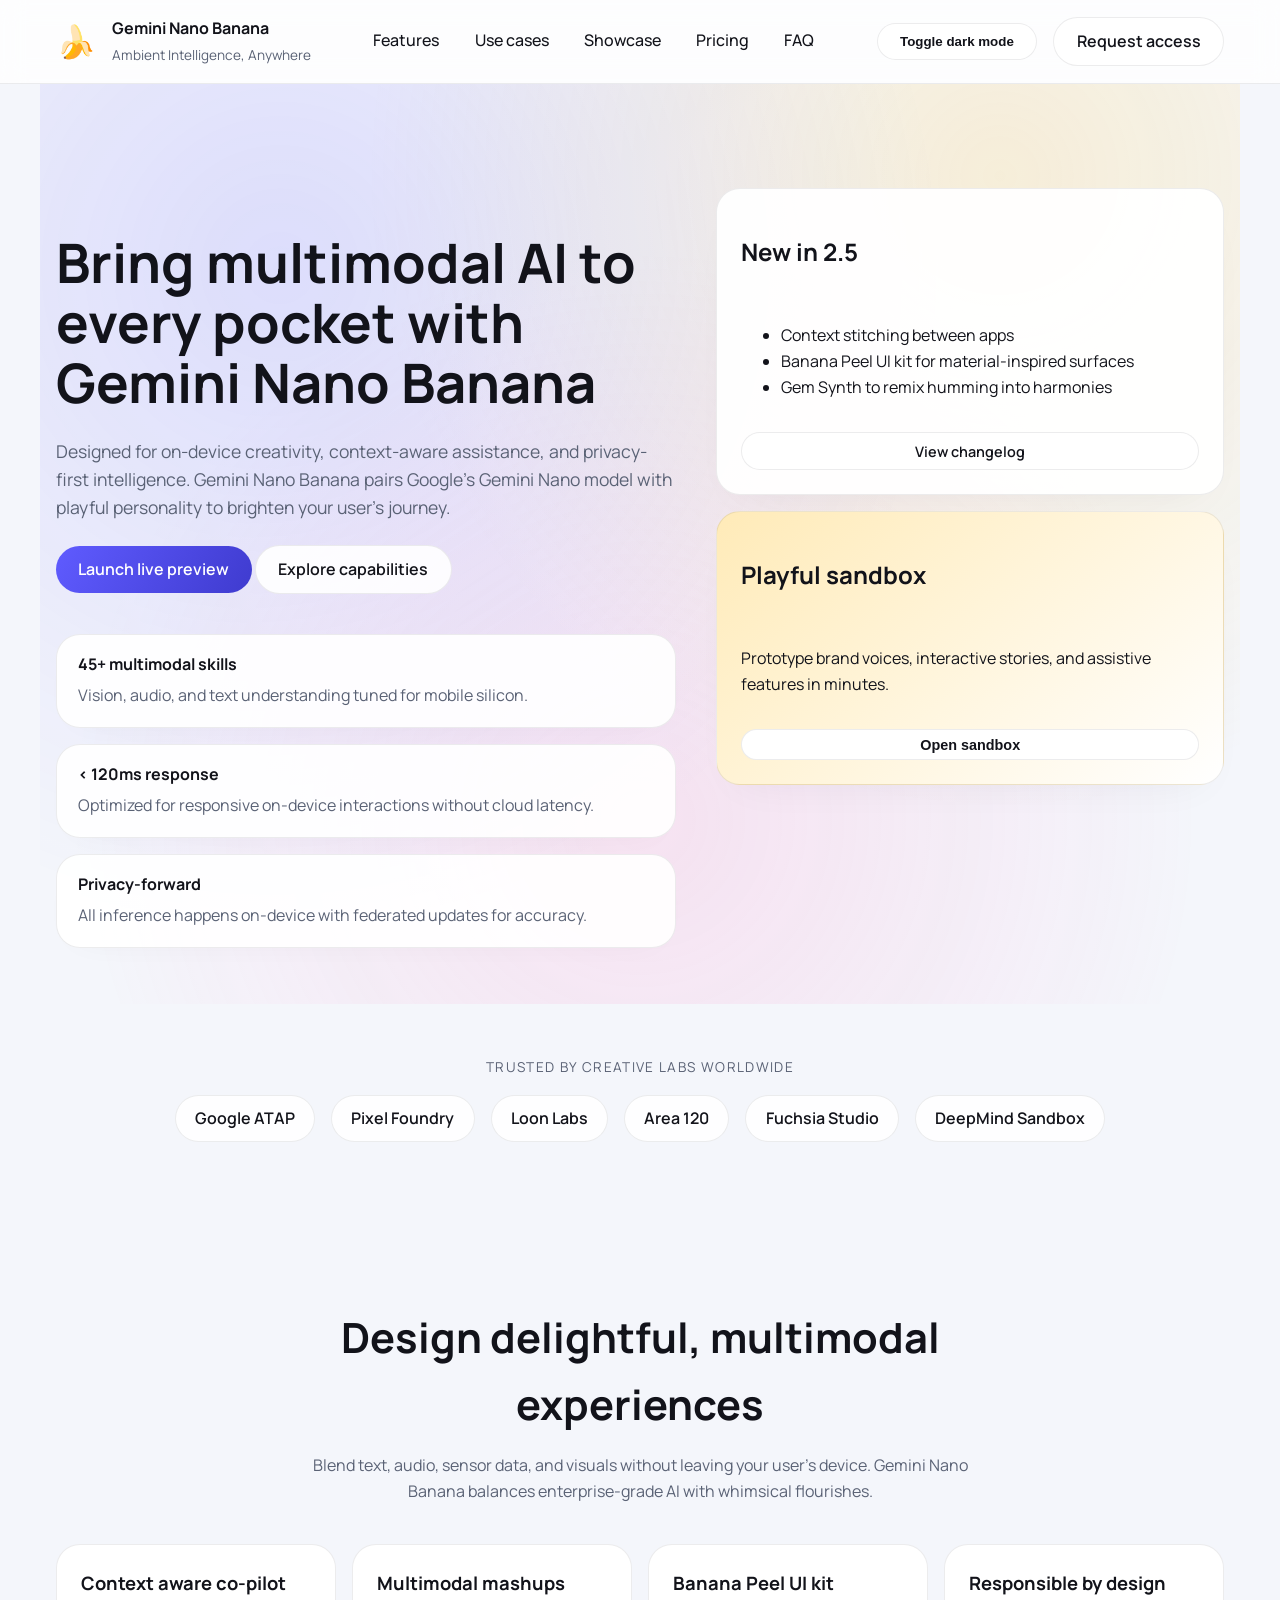
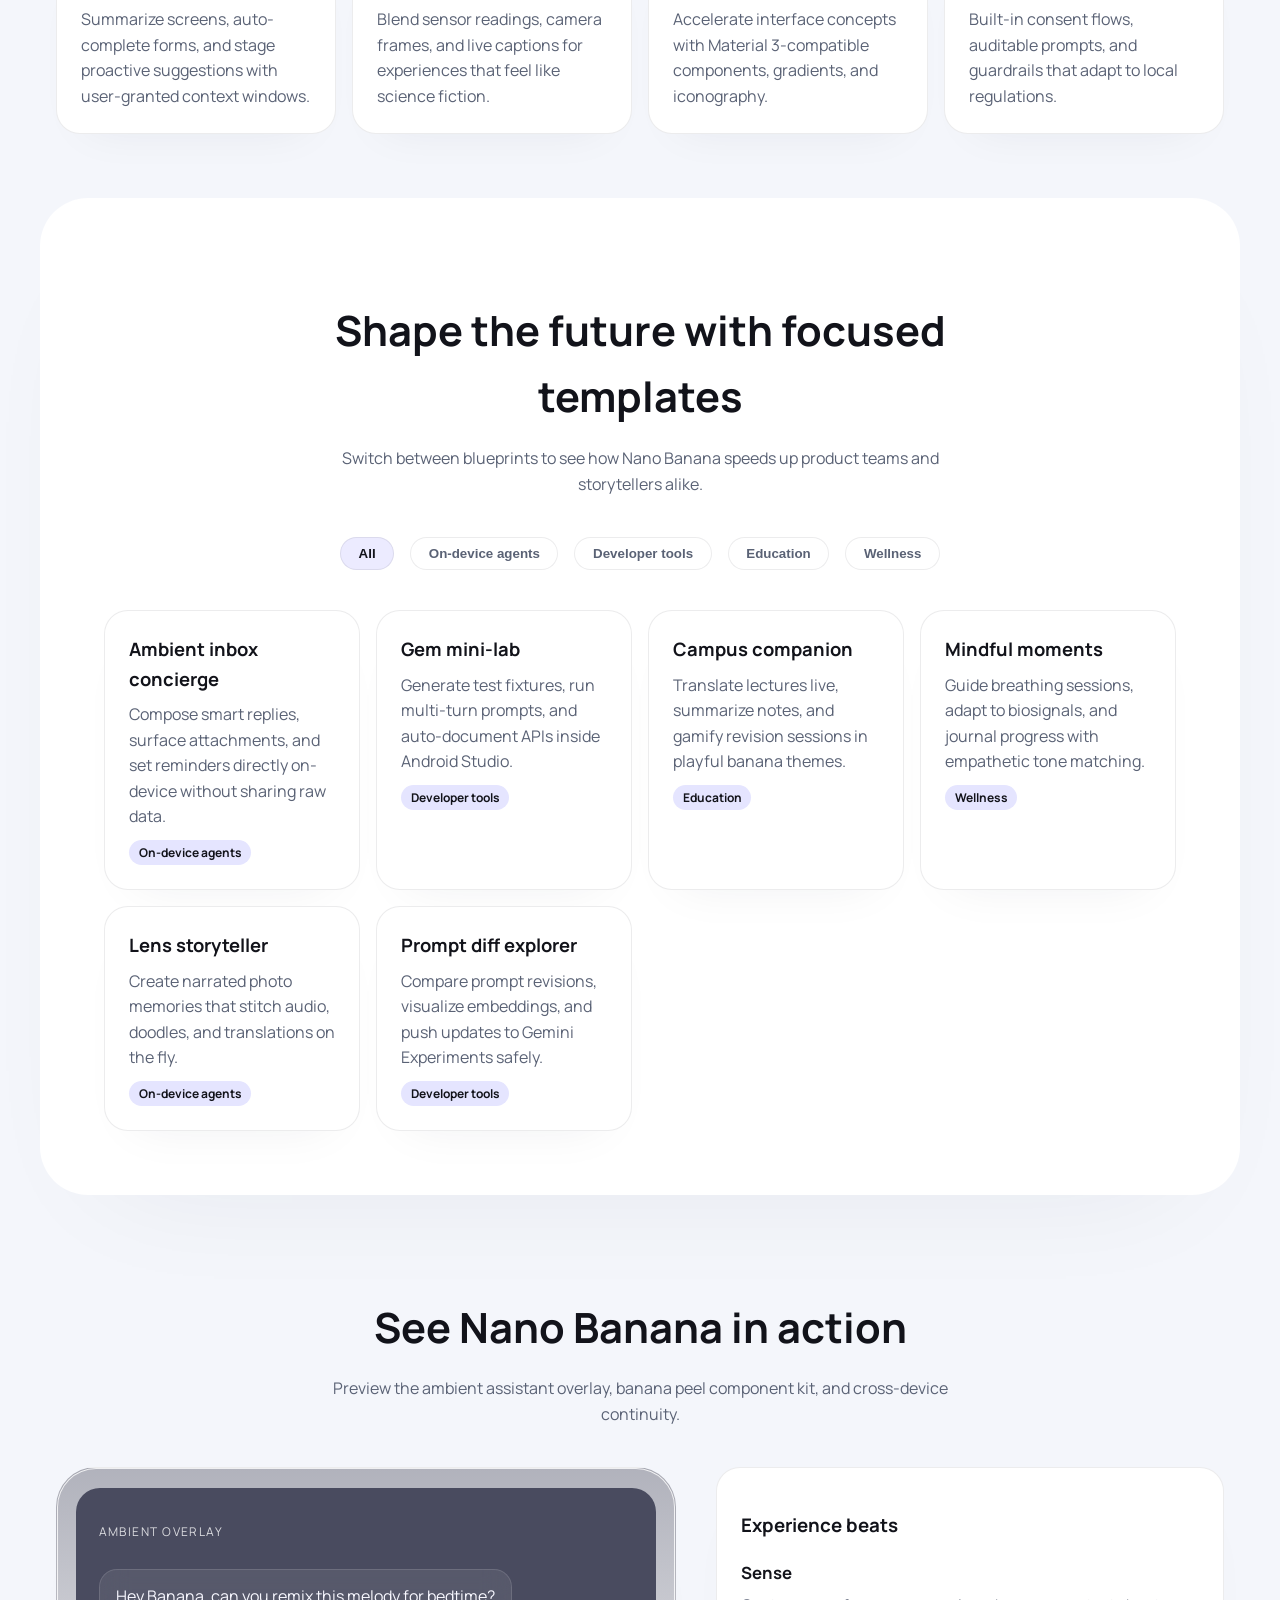
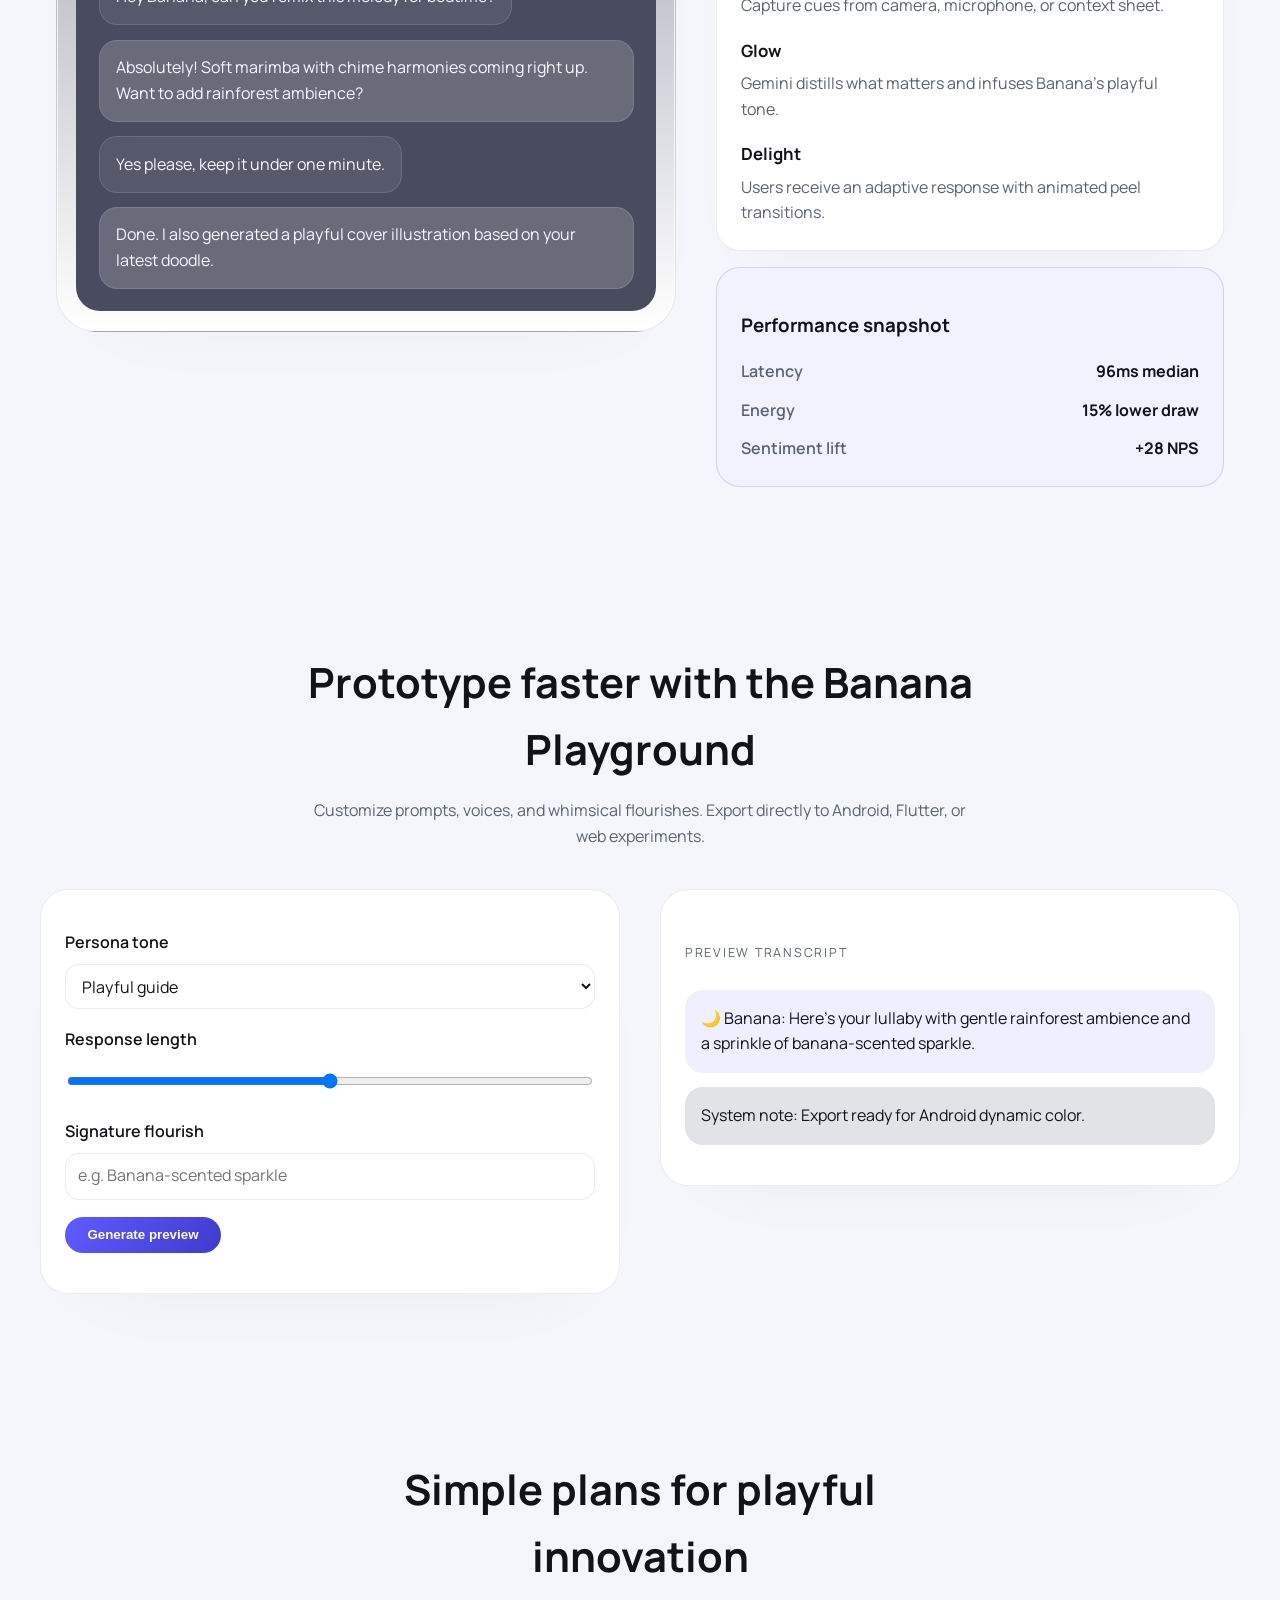
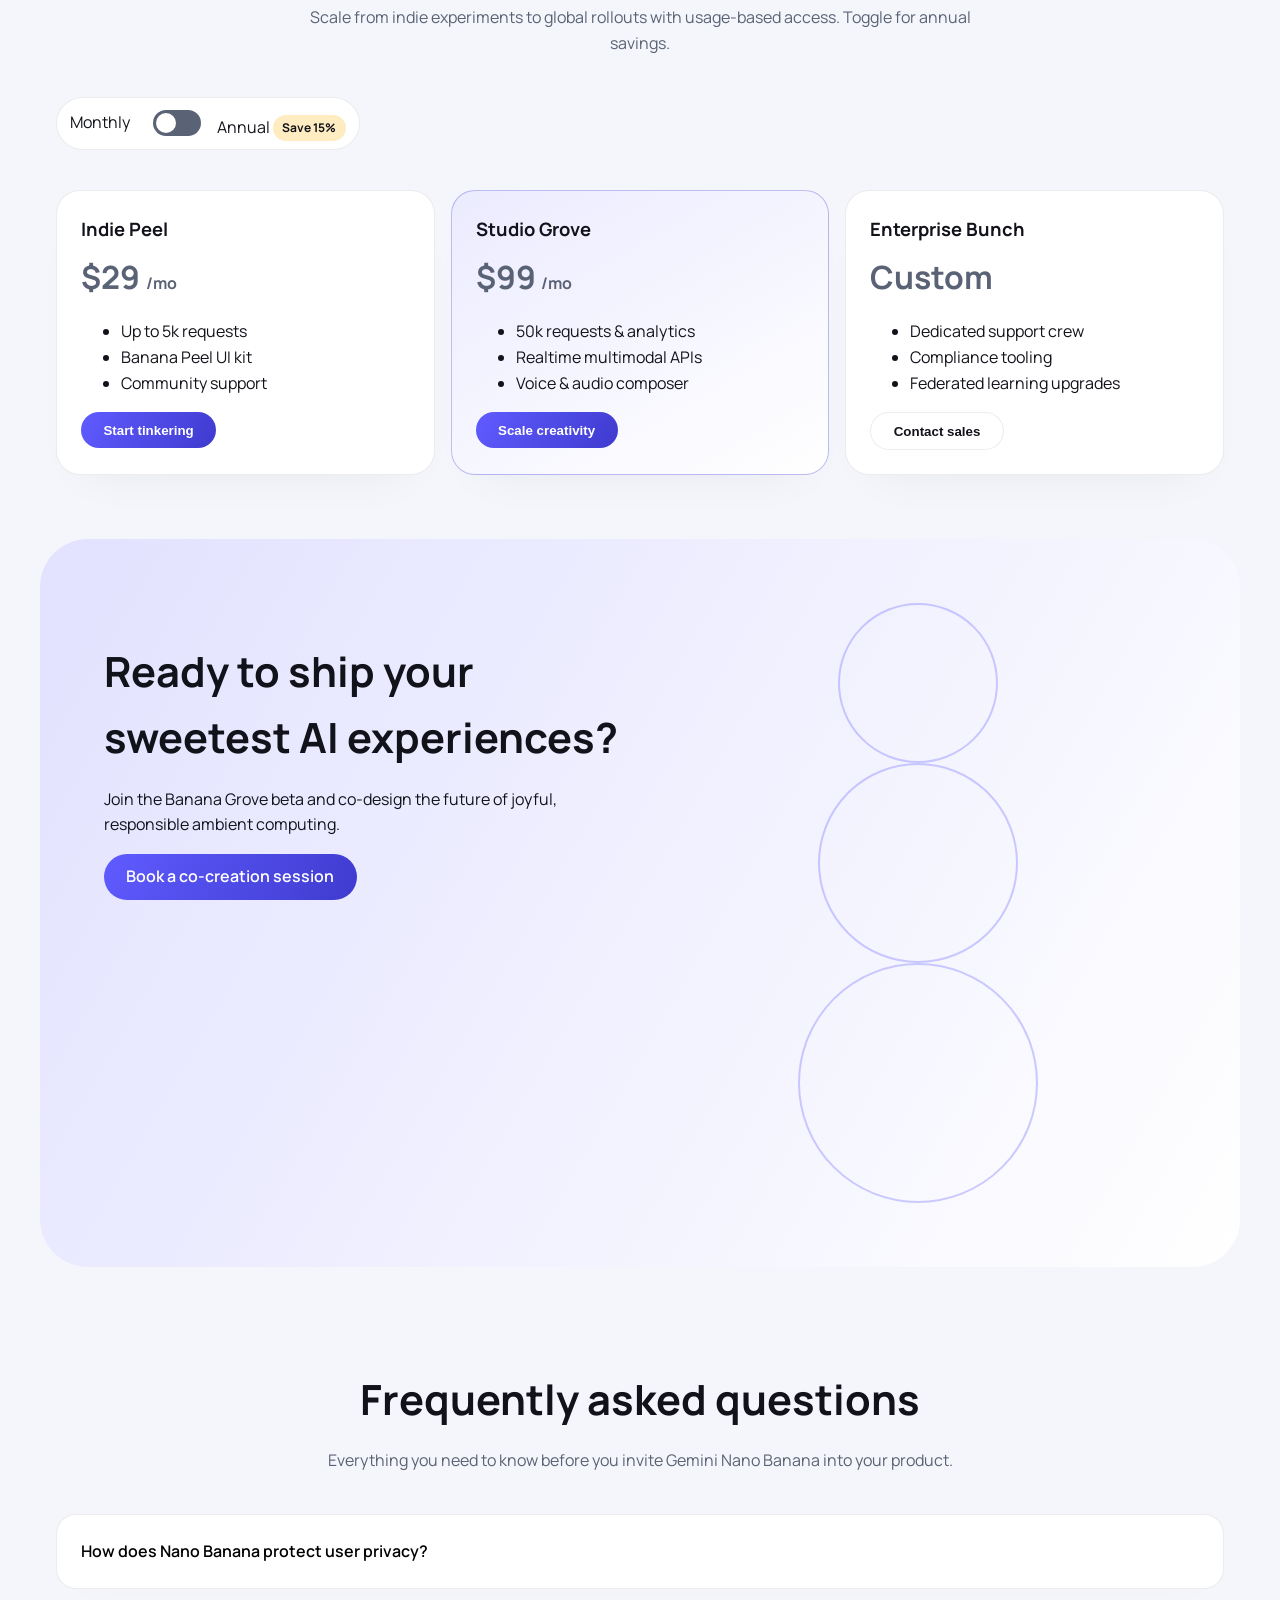
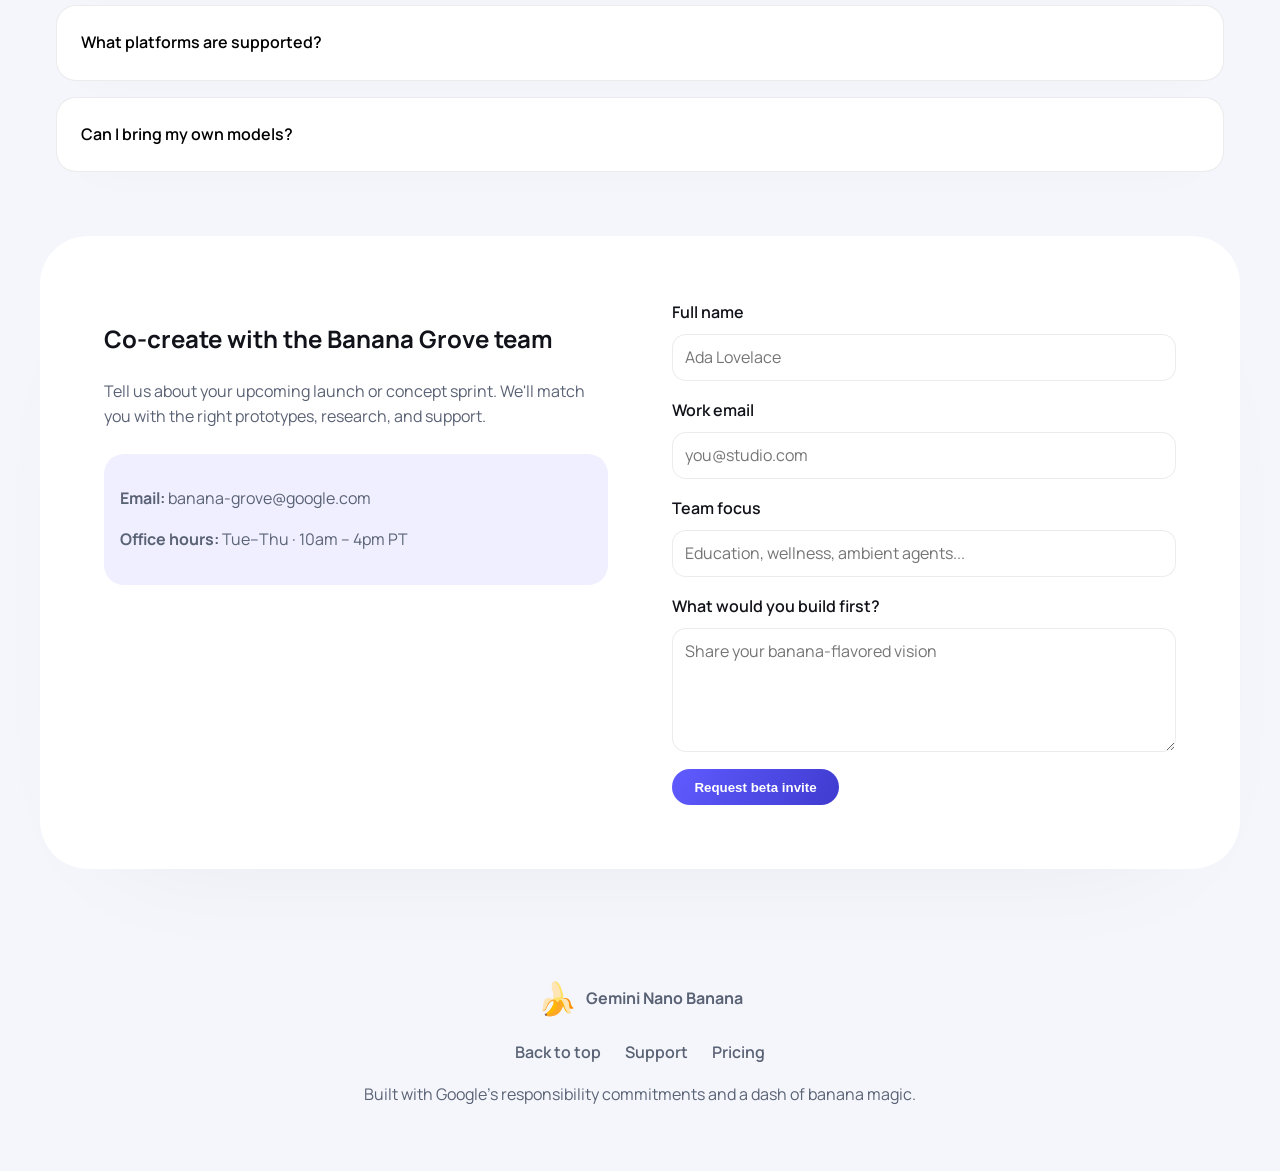
<file: frontend/index.html>
<!DOCTYPE html>
<html lang="en">
<head>
  <meta charset="UTF-8" />
  <meta name="viewport" content="width=device-width, initial-scale=1.0" />
  <title>Gemini Nano Banana | Ambient AI for Everyone</title>
  <meta name="description" content="Explore Gemini Nano Banana, Google's playful on-device AI that blends powerful multimodal reasoning with delightful everyday experiences." />
  <link rel="preconnect" href="https://fonts.googleapis.com" />
  <link rel="preconnect" href="https://fonts.gstatic.com" crossorigin />
  <link href="https://fonts.googleapis.com/css2?family=Manrope:wght@400;500;600;700;800&display=swap" rel="stylesheet" />
  <link rel="stylesheet" href="styles.css" />
</head>
<body class="theme-light">
  <header class="site-header" id="top">
    <div class="site-header__bar">
      <div class="site-header__branding">
        <div class="site-header__logo" aria-hidden="true">🍌</div>
        <div>
          <span class="site-header__product">Gemini Nano Banana</span>
          <span class="site-header__tagline">Ambient Intelligence, Anywhere</span>
        </div>
      </div>
      <nav class="site-nav" aria-label="Primary navigation">
        <button class="site-nav__toggle" aria-expanded="false" aria-controls="mobile-nav">Menu</button>
        <ul class="site-nav__links" id="mobile-nav">
          <li><a href="#features">Features</a></li>
          <li><a href="#use-cases">Use cases</a></li>
          <li><a href="#showcase">Showcase</a></li>
          <li><a href="#pricing">Pricing</a></li>
          <li><a href="#faq">FAQ</a></li>
        </ul>
      </nav>
      <div class="site-header__actions">
        <button class="button button--ghost" data-theme-toggle aria-pressed="false">Toggle dark mode</button>
        <a class="button" href="#contact">Request access</a>
      </div>
    </div>
  </header>

  <main>
    <section class="hero" aria-labelledby="hero-title">
      <div class="hero__content">
        <h1 id="hero-title">Bring multimodal AI to every pocket with Gemini Nano Banana</h1>
        <p class="hero__lead">Designed for on-device creativity, context-aware assistance, and privacy-first intelligence. Gemini Nano Banana pairs Google's Gemini Nano model with playful personality to brighten your user's journey.</p>
        <div class="hero__actions">
          <a class="button button--primary" href="#showcase">Launch live preview</a>
          <a class="button button--ghost" href="#features">Explore capabilities</a>
        </div>
        <dl class="hero__stats" aria-label="Key capabilities">
          <div>
            <dt>45+ multimodal skills</dt>
            <dd>Vision, audio, and text understanding tuned for mobile silicon.</dd>
          </div>
          <div>
            <dt>&lt; 120ms response</dt>
            <dd>Optimized for responsive on-device interactions without cloud latency.</dd>
          </div>
          <div>
            <dt>Privacy-forward</dt>
            <dd>All inference happens on-device with federated updates for accuracy.</dd>
          </div>
        </dl>
      </div>
      <aside class="hero__panel" aria-label="Product highlights">
        <div class="highlight-card">
          <h2>New in 2.5</h2>
          <ul>
            <li>Context stitching between apps</li>
            <li>Banana Peel UI kit for material-inspired surfaces</li>
            <li>Gem Synth to remix humming into harmonies</li>
          </ul>
          <a class="button button--tiny" href="#changelog">View changelog</a>
        </div>
        <div class="highlight-card highlight-card--accent">
          <h2>Playful sandbox</h2>
          <p>Prototype brand voices, interactive stories, and assistive features in minutes.</p>
          <button class="button button--tiny" data-scroll="#playground">Open sandbox</button>
        </div>
      </aside>
    </section>

    <section class="pill-tray" aria-label="Partner recognition">
      <p class="pill-tray__title">Trusted by creative labs worldwide</p>
      <div class="pill-tray__items">
        <span>Google ATAP</span>
        <span>Pixel Foundry</span>
        <span>Loon Labs</span>
        <span>Area 120</span>
        <span>Fuchsia Studio</span>
        <span>DeepMind Sandbox</span>
      </div>
    </section>

    <section class="feature-grid" id="features" aria-labelledby="features-title">
      <div class="section-heading">
        <h2 id="features-title">Design delightful, multimodal experiences</h2>
        <p>Blend text, audio, sensor data, and visuals without leaving your user's device. Gemini Nano Banana balances enterprise-grade AI with whimsical flourishes.</p>
      </div>
      <div class="feature-grid__items">
        <article class="card is-visible" aria-label="Context aware co-pilot">
          <h3>Context aware co-pilot</h3>
          <p>Summarize screens, auto-complete forms, and stage proactive suggestions with user-granted context windows.</p>
        </article>
        <article class="card" aria-label="Multimodal mashups">
          <h3>Multimodal mashups</h3>
          <p>Blend sensor readings, camera frames, and live captions for experiences that feel like science fiction.</p>
        </article>
        <article class="card" aria-label="Banana Peel UI kit">
          <h3>Banana Peel UI kit</h3>
          <p>Accelerate interface concepts with Material 3-compatible components, gradients, and iconography.</p>
        </article>
        <article class="card" aria-label="Responsible by design">
          <h3>Responsible by design</h3>
          <p>Built-in consent flows, auditable prompts, and guardrails that adapt to local regulations.</p>
        </article>
      </div>
    </section>

    <section class="use-case" id="use-cases" aria-labelledby="use-cases-title">
      <div class="section-heading">
        <h2 id="use-cases-title">Shape the future with focused templates</h2>
        <p>Switch between blueprints to see how Nano Banana speeds up product teams and storytellers alike.</p>
      </div>
      <div class="use-case__filters" role="radiogroup" aria-label="Filter use case examples">
        <button class="chip is-active" data-filter="all" role="radio" aria-checked="true">All</button>
        <button class="chip" data-filter="on-device" role="radio" aria-checked="false">On-device agents</button>
        <button class="chip" data-filter="developer" role="radio" aria-checked="false">Developer tools</button>
        <button class="chip" data-filter="education" role="radio" aria-checked="false">Education</button>
        <button class="chip" data-filter="wellness" role="radio" aria-checked="false">Wellness</button>
      </div>
      <div class="use-case__grid">
        <article class="card" data-category="on-device">
          <h3>Ambient inbox concierge</h3>
          <p>Compose smart replies, surface attachments, and set reminders directly on-device without sharing raw data.</p>
          <span class="badge">On-device agents</span>
        </article>
        <article class="card" data-category="developer">
          <h3>Gem mini-lab</h3>
          <p>Generate test fixtures, run multi-turn prompts, and auto-document APIs inside Android Studio.</p>
          <span class="badge">Developer tools</span>
        </article>
        <article class="card" data-category="education">
          <h3>Campus companion</h3>
          <p>Translate lectures live, summarize notes, and gamify revision sessions in playful banana themes.</p>
          <span class="badge">Education</span>
        </article>
        <article class="card" data-category="wellness">
          <h3>Mindful moments</h3>
          <p>Guide breathing sessions, adapt to biosignals, and journal progress with empathetic tone matching.</p>
          <span class="badge">Wellness</span>
        </article>
        <article class="card" data-category="on-device">
          <h3>Lens storyteller</h3>
          <p>Create narrated photo memories that stitch audio, doodles, and translations on the fly.</p>
          <span class="badge">On-device agents</span>
        </article>
        <article class="card" data-category="developer">
          <h3>Prompt diff explorer</h3>
          <p>Compare prompt revisions, visualize embeddings, and push updates to Gemini Experiments safely.</p>
          <span class="badge">Developer tools</span>
        </article>
      </div>
    </section>

    <section class="showcase" id="showcase" aria-labelledby="showcase-title">
      <div class="section-heading">
        <h2 id="showcase-title">See Nano Banana in action</h2>
        <p>Preview the ambient assistant overlay, banana peel component kit, and cross-device continuity.</p>
      </div>
      <div class="showcase__layout">
        <div class="showcase__demo">
          <div class="device-frame" role="presentation">
            <div class="device-frame__screen">
              <p class="device-frame__label">Ambient overlay</p>
              <div class="device-frame__chat">
                <div class="bubble bubble--user">Hey Banana, can you remix this melody for bedtime?</div>
                <div class="bubble bubble--assistant">Absolutely! Soft marimba with chime harmonies coming right up. Want to add rainforest ambience?</div>
                <div class="bubble bubble--user">Yes please, keep it under one minute.</div>
                <div class="bubble bubble--assistant">Done. I also generated a playful cover illustration based on your latest doodle.</div>
              </div>
            </div>
          </div>
        </div>
        <aside class="showcase__sidebar">
          <div class="timeline">
            <h3>Experience beats</h3>
            <ol>
              <li>
                <strong>Sense</strong>
                <p>Capture cues from camera, microphone, or context sheet.</p>
              </li>
              <li>
                <strong>Glow</strong>
                <p>Gemini distills what matters and infuses Banana's playful tone.</p>
              </li>
              <li>
                <strong>Delight</strong>
                <p>Users receive an adaptive response with animated peel transitions.</p>
              </li>
            </ol>
          </div>
          <div class="scorecard">
            <h3>Performance snapshot</h3>
            <ul>
              <li><span>Latency</span><strong>96ms median</strong></li>
              <li><span>Energy</span><strong>15% lower draw</strong></li>
              <li><span>Sentiment lift</span><strong>+28 NPS</strong></li>
            </ul>
          </div>
        </aside>
      </div>
    </section>

    <section class="playground" id="playground" aria-labelledby="playground-title">
      <div class="section-heading">
        <h2 id="playground-title">Prototype faster with the Banana Playground</h2>
        <p>Customize prompts, voices, and whimsical flourishes. Export directly to Android, Flutter, or web experiments.</p>
      </div>
      <div class="playground__panel">
        <form class="playground__form">
          <label class="field">
            <span>Persona tone</span>
            <select>
              <option>Playful guide</option>
              <option>Studio producer</option>
              <option>Mindful coach</option>
              <option>STEM mentor</option>
            </select>
          </label>
          <label class="field">
            <span>Response length</span>
            <input type="range" min="1" max="5" value="3" />
          </label>
          <label class="field">
            <span>Signature flourish</span>
            <input type="text" placeholder="e.g. Banana-scented sparkle" />
          </label>
          <button type="button" class="button button--primary">Generate preview</button>
        </form>
        <div class="playground__preview" aria-live="polite">
          <p class="preview__label">Preview transcript</p>
          <div class="preview__bubble">🌙 Banana: Here's your lullaby with gentle rainforest ambience and a sprinkle of banana-scented sparkle.</div>
          <div class="preview__bubble preview__bubble--system">System note: Export ready for Android dynamic color.</div>
        </div>
      </div>
    </section>

    <section class="pricing" id="pricing" aria-labelledby="pricing-title">
      <div class="section-heading">
        <h2 id="pricing-title">Simple plans for playful innovation</h2>
        <p>Scale from indie experiments to global rollouts with usage-based access. Toggle for annual savings.</p>
      </div>
      <div class="pricing__toggle" role="group" aria-label="Choose billing frequency">
        <span>Monthly</span>
        <label class="switch">
          <input type="checkbox" id="billing-toggle" aria-label="Toggle annual billing" />
          <span class="slider" aria-hidden="true"></span>
        </label>
        <span>Annual <span class="badge badge--accent">Save 15%</span></span>
      </div>
      <div class="pricing__grid">
        <article class="card">
          <h3>Indie Peel</h3>
          <p class="price" data-monthly="$29" data-annual="$24">
            <span class="price__value">$29</span>
            <span class="price__suffix">/mo</span>
          </p>
          <ul>
            <li>Up to 5k requests</li>
            <li>Banana Peel UI kit</li>
            <li>Community support</li>
          </ul>
          <button class="button button--primary">Start tinkering</button>
        </article>
        <article class="card card--highlight">
          <h3>Studio Grove</h3>
          <p class="price" data-monthly="$99" data-annual="$84">
            <span class="price__value">$99</span>
            <span class="price__suffix">/mo</span>
          </p>
          <ul>
            <li>50k requests &amp; analytics</li>
            <li>Realtime multimodal APIs</li>
            <li>Voice &amp; audio composer</li>
          </ul>
          <button class="button button--primary">Scale creativity</button>
        </article>
        <article class="card">
          <h3>Enterprise Bunch</h3>
          <p class="price" data-monthly="Custom" data-annual="Custom">
            <span class="price__value">Custom</span>
            <span class="price__suffix"></span>
          </p>
          <ul>
            <li>Dedicated support crew</li>
            <li>Compliance tooling</li>
            <li>Federated learning upgrades</li>
          </ul>
          <button class="button button--ghost">Contact sales</button>
        </article>
      </div>
    </section>

    <section class="cta" aria-labelledby="cta-title">
      <div class="cta__content">
        <h2 id="cta-title">Ready to ship your sweetest AI experiences?</h2>
        <p>Join the Banana Grove beta and co-design the future of joyful, responsible ambient computing.</p>
        <a class="button button--primary" href="#contact">Book a co-creation session</a>
      </div>
      <div class="cta__decor" aria-hidden="true">
        <div class="ring"></div>
        <div class="ring"></div>
        <div class="ring"></div>
      </div>
    </section>

    <section class="faq" id="faq" aria-labelledby="faq-title">
      <div class="section-heading">
        <h2 id="faq-title">Frequently asked questions</h2>
        <p>Everything you need to know before you invite Gemini Nano Banana into your product.</p>
      </div>
      <div class="accordion" role="list">
        <article class="accordion__item" role="listitem">
          <button class="accordion__trigger" aria-expanded="false">
            How does Nano Banana protect user privacy?
          </button>
          <div class="accordion__content" hidden>
            <p>Inference happens fully on-device, with optional federated model updates that keep raw data grounded locally. Consent APIs are built in, and governance dashboards help you audit prompt flows.</p>
          </div>
        </article>
        <article class="accordion__item" role="listitem">
          <button class="accordion__trigger" aria-expanded="false">
            What platforms are supported?
          </button>
          <div class="accordion__content" hidden>
            <p>Android, ChromeOS, and desktop Chrome ship first. Flutter, web, and experimental XR shells receive regular updates via the Banana Peel UI kit.</p>
          </div>
        </article>
        <article class="accordion__item" role="listitem">
          <button class="accordion__trigger" aria-expanded="false">
            Can I bring my own models?
          </button>
          <div class="accordion__content" hidden>
            <p>Absolutely. Gemini Nano Banana supports model routing, so you can blend Gemini with custom distilled models while reusing the playful presentation layer.</p>
          </div>
        </article>
      </div>
    </section>

    <section class="contact" id="contact" aria-labelledby="contact-title">
      <div class="contact__info">
        <h2 id="contact-title">Co-create with the Banana Grove team</h2>
        <p>Tell us about your upcoming launch or concept sprint. We'll match you with the right prototypes, research, and support.</p>
        <div class="contact__details">
          <p><strong>Email:</strong> banana-grove@google.com</p>
          <p><strong>Office hours:</strong> Tue–Thu · 10am – 4pm PT</p>
        </div>
      </div>
      <form class="contact__form" aria-label="Request early access">
        <label class="field">
          <span>Full name</span>
          <input type="text" name="name" autocomplete="name" placeholder="Ada Lovelace" required />
        </label>
        <label class="field">
          <span>Work email</span>
          <input type="email" name="email" autocomplete="email" placeholder="you@studio.com" required />
        </label>
        <label class="field">
          <span>Team focus</span>
          <input type="text" name="team" placeholder="Education, wellness, ambient agents..." />
        </label>
        <label class="field">
          <span>What would you build first?</span>
          <textarea name="goals" rows="4" placeholder="Share your banana-flavored vision"></textarea>
        </label>
        <button type="submit" class="button button--primary">Request beta invite</button>
      </form>
    </section>
  </main>

  <footer class="site-footer">
    <div class="site-footer__branding">
      <div class="site-header__logo" aria-hidden="true">🍌</div>
      <span>Gemini Nano Banana</span>
    </div>
    <nav aria-label="Secondary navigation">
      <a href="#top">Back to top</a>
      <a href="#faq">Support</a>
      <a href="#pricing">Pricing</a>
    </nav>
    <p class="site-footer__note">Built with Google's responsibility commitments and a dash of banana magic.</p>
  </footer>

  <script src="script.js" defer></script>
</body>
</html>
</file>
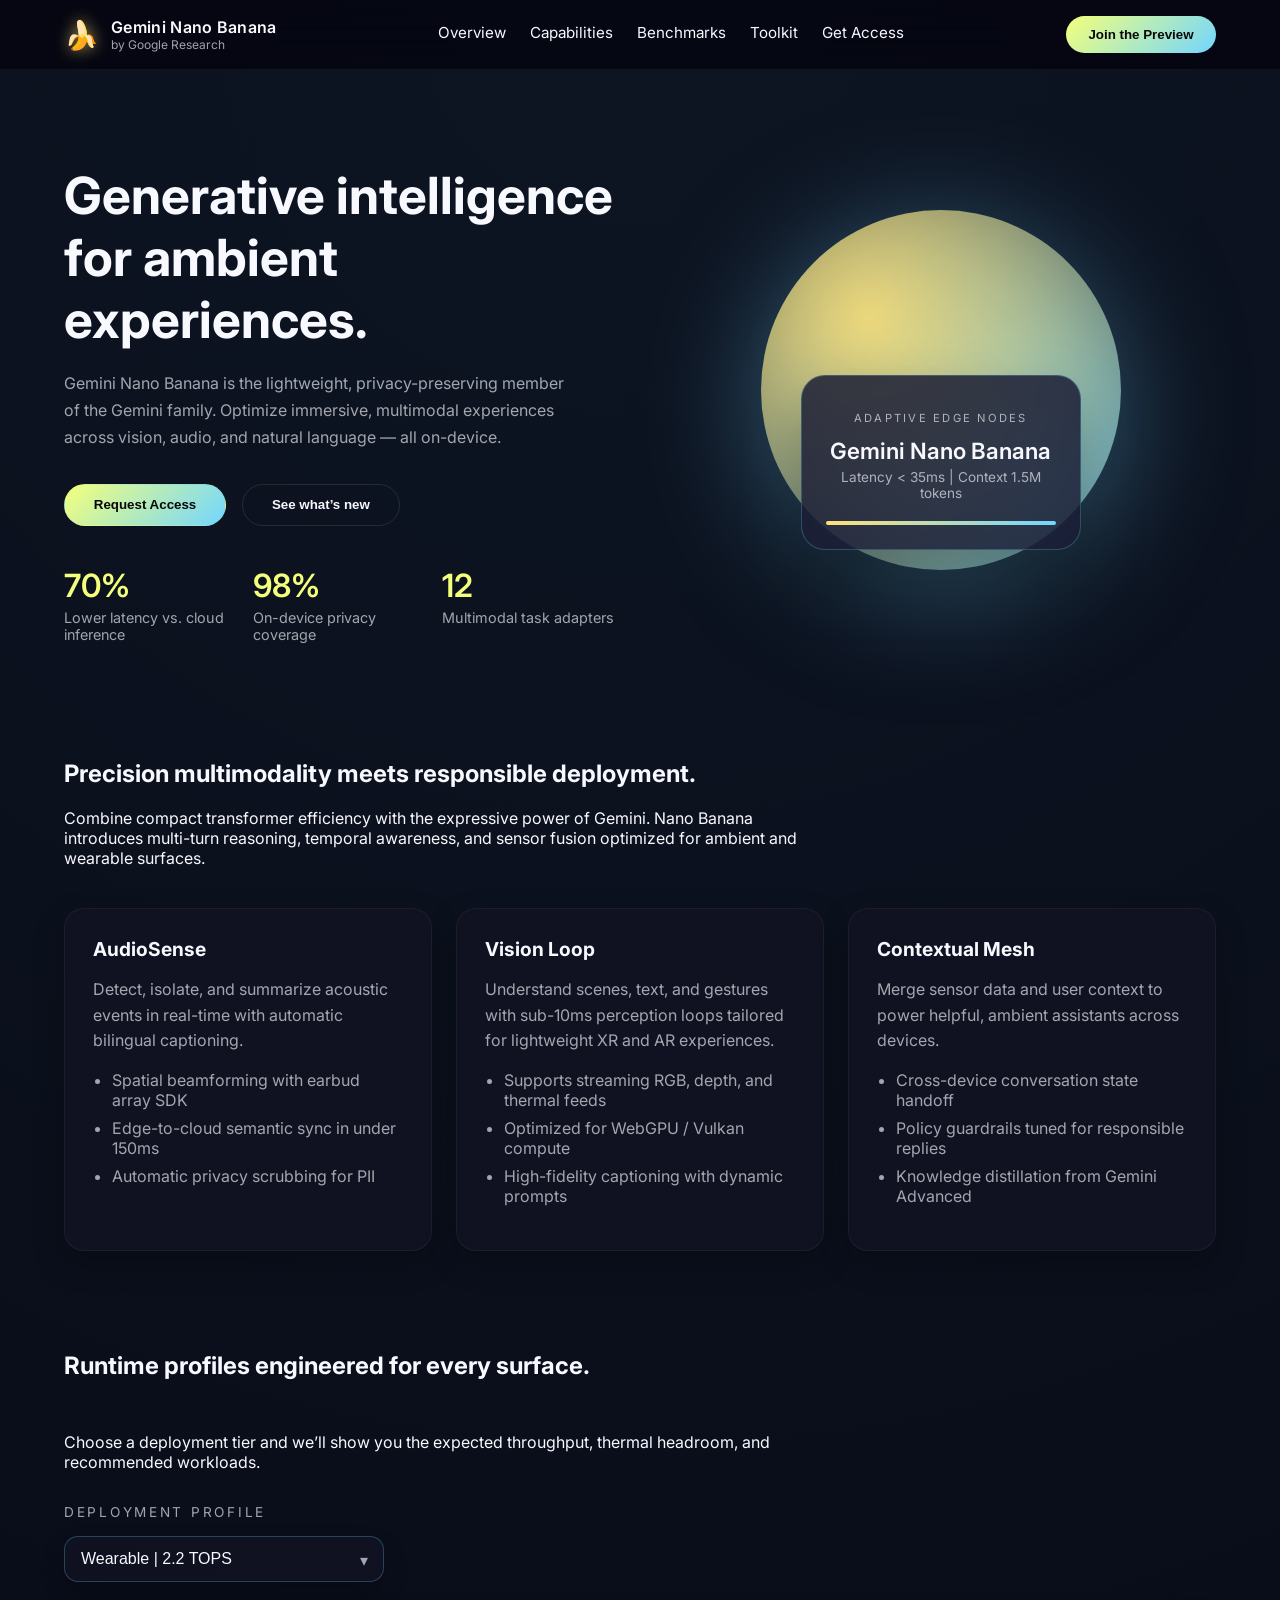
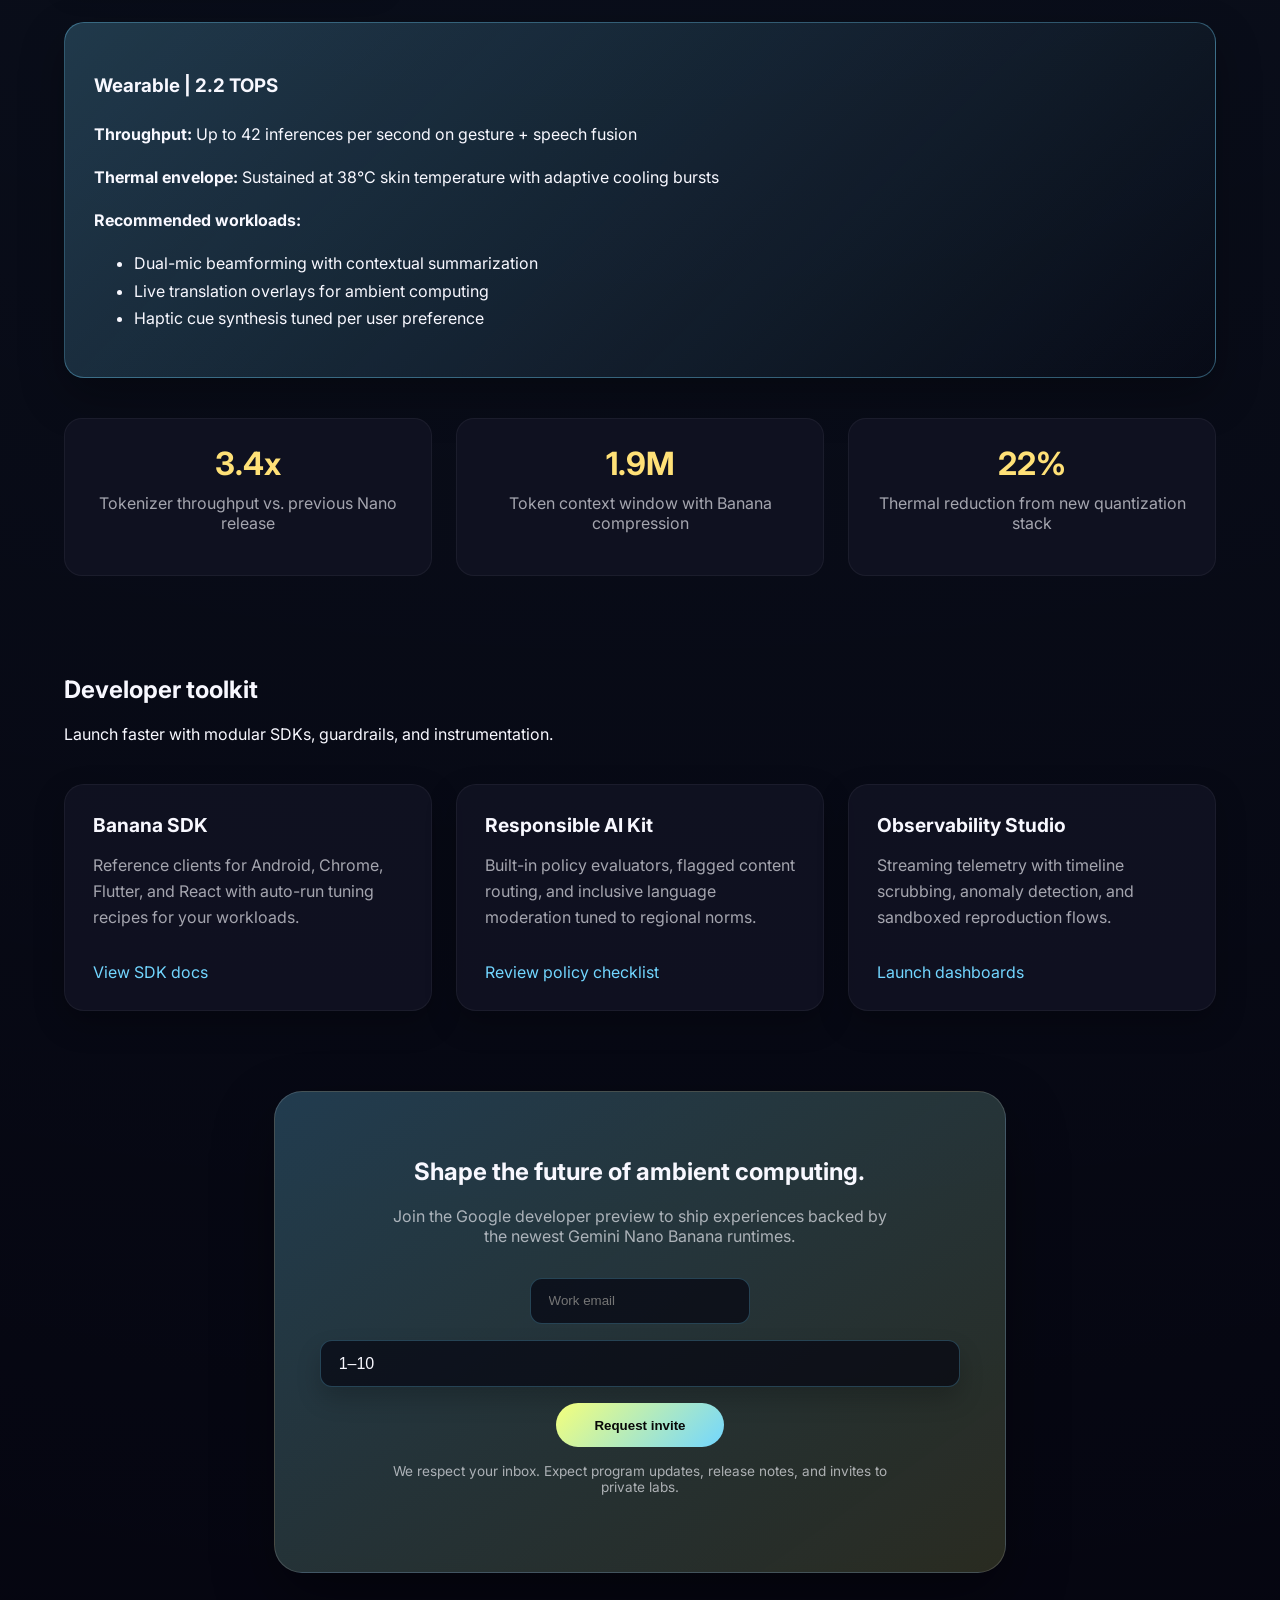
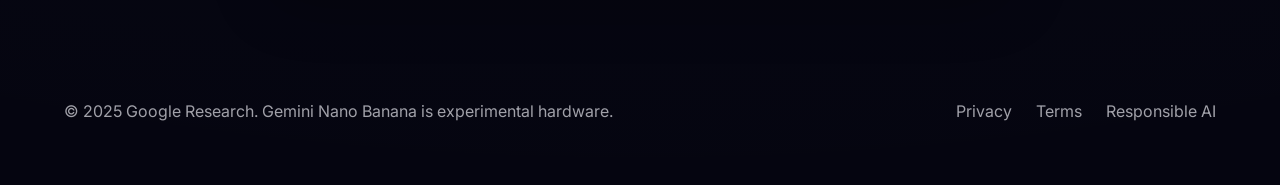
<file: web/gemini-nano-banana/index.html>
<!DOCTYPE html>
<html lang="en">
  <head>
    <meta charset="UTF-8" />
    <meta name="viewport" content="width=device-width, initial-scale=1.0" />
    <title>Google Gemini Nano Banana | Developer Preview</title>
    <link rel="stylesheet" href="styles.css" />
    <link rel="preconnect" href="https://fonts.googleapis.com" />
    <link rel="preconnect" href="https://fonts.gstatic.com" crossorigin />
    <link
      href="https://fonts.googleapis.com/css2?family=Inter:wght@400;500;600;700&display=swap"
      rel="stylesheet"
    />
  </head>
  <body>
    <header class="top-nav">
      <div class="brand">
        <div class="brand-icon" aria-hidden="true">🍌</div>
        <div>
          <span class="brand-name">Gemini Nano Banana</span>
          <span class="brand-subtitle">by Google Research</span>
        </div>
      </div>
      <nav class="nav-links" aria-label="Primary">
        <a href="#overview">Overview</a>
        <a href="#capabilities">Capabilities</a>
        <a href="#benchmarks">Benchmarks</a>
        <a href="#toolkit">Toolkit</a>
        <a href="#cta">Get Access</a>
      </nav>
      <button class="nav-cta">Join the Preview</button>
    </header>

    <main>
      <section id="overview" class="hero">
        <div class="hero-copy">
          <h1>Generative intelligence for ambient experiences.</h1>
          <p>
            Gemini Nano Banana is the lightweight, privacy-preserving member of the
            Gemini family. Optimize immersive, multimodal experiences across vision,
            audio, and natural language &mdash; all on-device.
          </p>
          <div class="hero-actions">
            <button class="primary">Request Access</button>
            <button class="secondary" data-scroll="#capabilities">See what&#8217;s new</button>
          </div>
          <dl class="stat-grid" aria-label="Key launch metrics">
            <div>
              <dt>70%</dt>
              <dd>Lower latency vs. cloud inference</dd>
            </div>
            <div>
              <dt>98%</dt>
              <dd>On-device privacy coverage</dd>
            </div>
            <div>
              <dt>12</dt>
              <dd>Multimodal task adapters</dd>
            </div>
          </dl>
        </div>
        <div class="hero-visual" aria-hidden="true">
          <div class="orb"></div>
          <div class="device-card">
            <p class="device-label">Adaptive Edge Nodes</p>
            <p class="device-title">Gemini Nano Banana</p>
            <p class="device-spec">Latency &lt; 35ms | Context 1.5M tokens</p>
            <div class="device-gradient"></div>
          </div>
        </div>
      </section>

      <section id="capabilities" class="capabilities">
        <header>
          <h2>Precision multimodality meets responsible deployment.</h2>
          <p>
            Combine compact transformer efficiency with the expressive power of
            Gemini. Nano Banana introduces multi-turn reasoning, temporal awareness,
            and sensor fusion optimized for ambient and wearable surfaces.
          </p>
        </header>
        <div class="capability-grid">
          <article>
            <h3>AudioSense</h3>
            <p>
              Detect, isolate, and summarize acoustic events in real-time with
              automatic bilingual captioning.
            </p>
            <ul>
              <li>Spatial beamforming with earbud array SDK</li>
              <li>Edge-to-cloud semantic sync in under 150ms</li>
              <li>Automatic privacy scrubbing for PII</li>
            </ul>
          </article>
          <article>
            <h3>Vision Loop</h3>
            <p>
              Understand scenes, text, and gestures with sub-10ms perception loops
              tailored for lightweight XR and AR experiences.
            </p>
            <ul>
              <li>Supports streaming RGB, depth, and thermal feeds</li>
              <li>Optimized for WebGPU / Vulkan compute</li>
              <li>High-fidelity captioning with dynamic prompts</li>
            </ul>
          </article>
          <article>
            <h3>Contextual Mesh</h3>
            <p>
              Merge sensor data and user context to power helpful, ambient assistants
              across devices.
            </p>
            <ul>
              <li>Cross-device conversation state handoff</li>
              <li>Policy guardrails tuned for responsible replies</li>
              <li>Knowledge distillation from Gemini Advanced</li>
            </ul>
          </article>
        </div>
      </section>

      <section id="benchmarks" class="benchmarks">
        <div class="benchmarks-header">
          <h2>Runtime profiles engineered for every surface.</h2>
          <p>
            Choose a deployment tier and we&#8217;ll show you the expected throughput,
            thermal headroom, and recommended workloads.
          </p>
          <label class="select-label" for="profile-select">Deployment profile</label>
          <div class="select-wrapper">
            <select id="profile-select" aria-describedby="profile-description">
              <option value="wearable">Wearable | 2.2 TOPS</option>
              <option value="mobile">Mobile | 6.5 TOPS</option>
              <option value="automotive">Automotive | 12 TOPS</option>
              <option value="edge">Edge Rack | 35 TOPS</option>
            </select>
            <span class="select-icon" aria-hidden="true">▾</span>
          </div>
        </div>
        <div id="profile-description" class="profile-card" role="status" aria-live="polite"></div>
        <div class="benchmark-grid" aria-hidden="true">
          <div class="benchmark-card">
            <h3>3.4x</h3>
            <p>Tokenizer throughput vs. previous Nano release</p>
          </div>
          <div class="benchmark-card">
            <h3>1.9M</h3>
            <p>Token context window with Banana compression</p>
          </div>
          <div class="benchmark-card">
            <h3>22%</h3>
            <p>Thermal reduction from new quantization stack</p>
          </div>
        </div>
      </section>

      <section id="toolkit" class="toolkit">
        <header>
          <h2>Developer toolkit</h2>
          <p>Launch faster with modular SDKs, guardrails, and instrumentation.</p>
        </header>
        <div class="toolkit-grid">
          <article>
            <h3>Banana SDK</h3>
            <p>
              Reference clients for Android, Chrome, Flutter, and React with
              auto-run tuning recipes for your workloads.
            </p>
            <a class="text-link" href="#">View SDK docs</a>
          </article>
          <article>
            <h3>Responsible AI Kit</h3>
            <p>
              Built-in policy evaluators, flagged content routing, and inclusive
              language moderation tuned to regional norms.
            </p>
            <a class="text-link" href="#">Review policy checklist</a>
          </article>
          <article>
            <h3>Observability Studio</h3>
            <p>
              Streaming telemetry with timeline scrubbing, anomaly detection, and
              sandboxed reproduction flows.
            </p>
            <a class="text-link" href="#">Launch dashboards</a>
          </article>
        </div>
      </section>

      <section id="cta" class="cta">
        <h2>Shape the future of ambient computing.</h2>
        <p>
          Join the Google developer preview to ship experiences backed by the newest
          Gemini Nano Banana runtimes.
        </p>
        <form class="cta-form">
          <label for="email" class="sr-only">Work email</label>
          <input type="email" id="email" name="email" placeholder="Work email" required />
          <label for="team-size" class="sr-only">Team size</label>
          <select id="team-size" name="team-size">
            <option value="1-10">1&ndash;10</option>
            <option value="11-50">11&ndash;50</option>
            <option value="51-200">51&ndash;200</option>
            <option value="200+">200+</option>
          </select>
          <button type="submit">Request invite</button>
        </form>
        <p class="cta-footnote">
          We respect your inbox. Expect program updates, release notes, and invites to
          private labs.
        </p>
      </section>
    </main>

    <footer class="site-footer">
      <p>© 2025 Google Research. Gemini Nano Banana is experimental hardware.</p>
      <nav aria-label="Secondary">
        <a href="#">Privacy</a>
        <a href="#">Terms</a>
        <a href="#">Responsible AI</a>
      </nav>
    </footer>

    <script src="app.js"></script>
  </body>
</html>
</file>
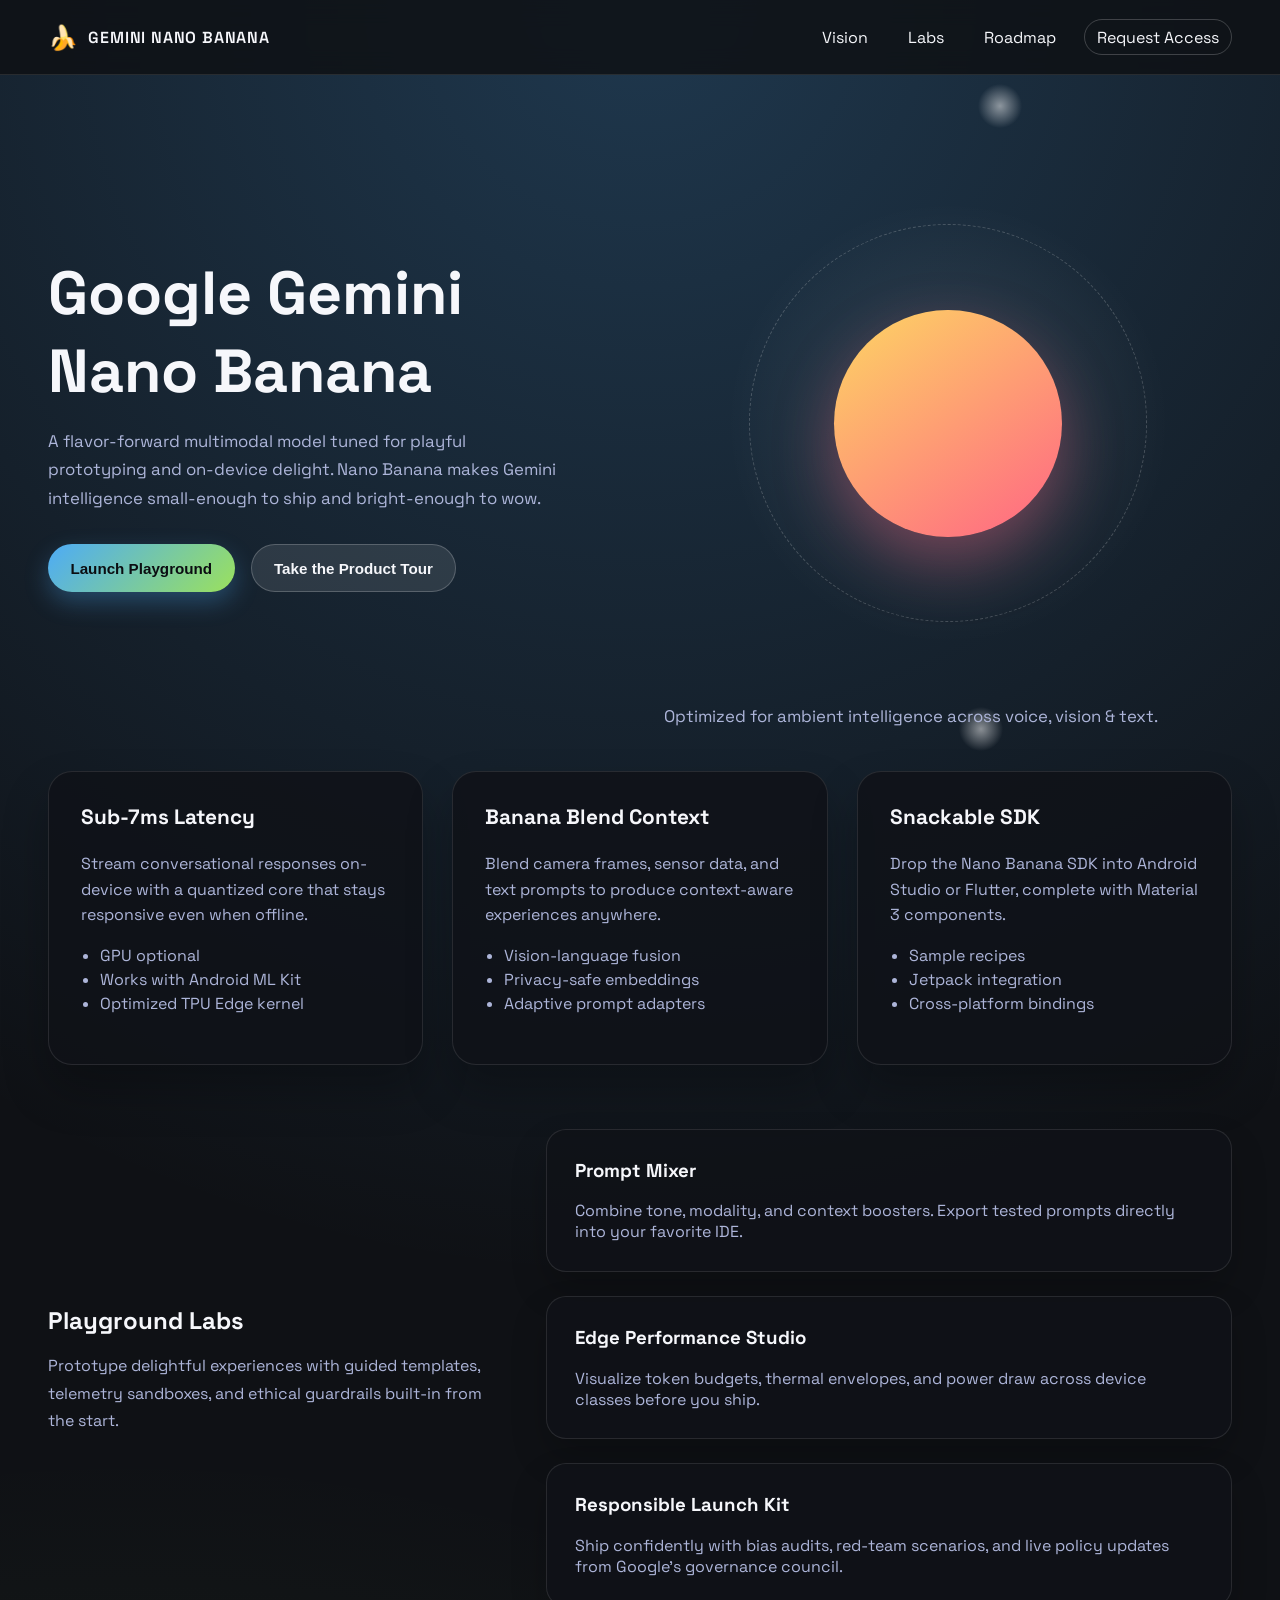
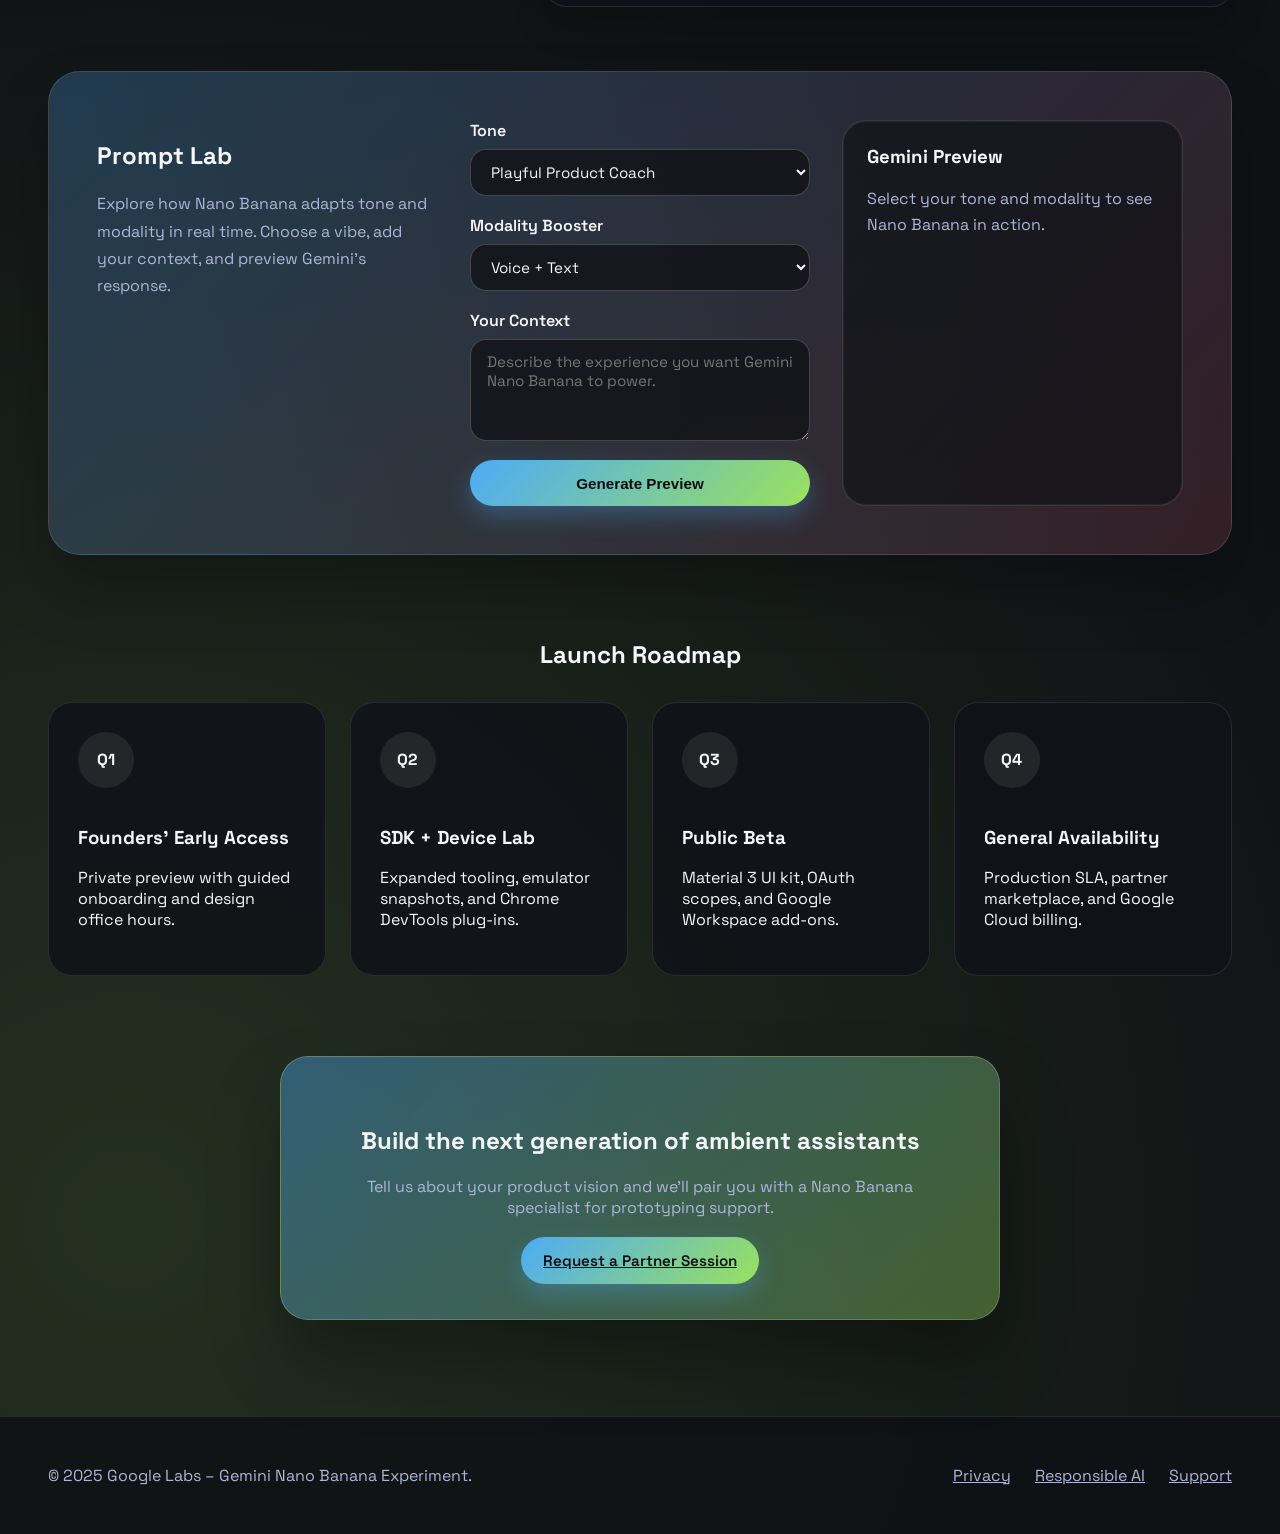
<file: src/main/resources/static/index.html>
<!DOCTYPE html>
<html lang="en">
  <head>
    <meta charset="UTF-8" />
    <meta name="viewport" content="width=device-width, initial-scale=1.0" />
    <title>Gemini Nano Banana | Google Labs</title>
    <link rel="preconnect" href="https://fonts.googleapis.com" />
    <link rel="preconnect" href="https://fonts.gstatic.com" crossorigin />
    <link
      href="https://fonts.googleapis.com/css2?family=Google+Sans:wght@400;500;700&family=Space+Grotesk:wght@400;500;700&display=swap"
      rel="stylesheet"
    />
    <link rel="stylesheet" href="styles.css" />
  </head>
  <body>
    <header class="top-bar">
      <div class="brand">
        <span class="brand-icon" aria-hidden="true">🍌</span>
        <span class="brand-title">Gemini Nano Banana</span>
      </div>
      <nav class="nav-links">
        <a href="#vision">Vision</a>
        <a href="#labs">Labs</a>
        <a href="#roadmap">Roadmap</a>
        <a href="#cta" class="pill">Request Access</a>
      </nav>
    </header>

    <main>
      <section class="hero" id="vision">
        <div class="hero-copy">
          <h1>Google Gemini Nano Banana</h1>
          <p>
            A flavor-forward multimodal model tuned for playful prototyping and
            on-device delight. Nano Banana makes Gemini intelligence
            small-enough to ship and bright-enough to wow.
          </p>
          <div class="hero-actions">
            <button class="primary" id="primary-cta">Launch Playground</button>
            <button class="secondary" id="tour-trigger">Take the Product Tour</button>
          </div>
        </div>
        <div class="hero-visual" role="presentation">
          <div class="orbital">
            <div class="planet"></div>
            <div class="orbit"></div>
            <div class="accent accent-1"></div>
            <div class="accent accent-2"></div>
          </div>
          <p class="visual-caption">Optimized for ambient intelligence across voice, vision &amp; text.</p>
        </div>
      </section>

      <section class="feature-grid" aria-label="Key capabilities">
        <article class="feature-card">
          <h3>Sub-7ms Latency</h3>
          <p>
            Stream conversational responses on-device with a quantized core that
            stays responsive even when offline.
          </p>
          <ul>
            <li>GPU optional</li>
            <li>Works with Android ML Kit</li>
            <li>Optimized TPU Edge kernel</li>
          </ul>
        </article>
        <article class="feature-card">
          <h3>Banana Blend Context</h3>
          <p>
            Blend camera frames, sensor data, and text prompts to produce
            context-aware experiences anywhere.
          </p>
          <ul>
            <li>Vision-language fusion</li>
            <li>Privacy-safe embeddings</li>
            <li>Adaptive prompt adapters</li>
          </ul>
        </article>
        <article class="feature-card">
          <h3>Snackable SDK</h3>
          <p>
            Drop the Nano Banana SDK into Android Studio or Flutter, complete
            with Material 3 components.
          </p>
          <ul>
            <li>Sample recipes</li>
            <li>Jetpack integration</li>
            <li>Cross-platform bindings</li>
          </ul>
        </article>
      </section>

      <section class="labs" id="labs">
        <div class="labs-intro">
          <h2>Playground Labs</h2>
          <p>
            Prototype delightful experiences with guided templates, telemetry
            sandboxes, and ethical guardrails built-in from the start.
          </p>
        </div>
        <div class="labs-panels">
          <article class="lab-card">
            <h3>Prompt Mixer</h3>
            <p>
              Combine tone, modality, and context boosters. Export tested prompts
              directly into your favorite IDE.
            </p>
          </article>
          <article class="lab-card">
            <h3>Edge Performance Studio</h3>
            <p>
              Visualize token budgets, thermal envelopes, and power draw across
              device classes before you ship.
            </p>
          </article>
          <article class="lab-card">
            <h3>Responsible Launch Kit</h3>
            <p>
              Ship confidently with bias audits, red-team scenarios, and live
              policy updates from Google’s governance council.
            </p>
          </article>
        </div>
      </section>

      <section class="prompt-lab" aria-labelledby="prompt-lab-heading">
        <div class="prompt-lab-inner">
          <div class="prompt-lab-copy">
            <h2 id="prompt-lab-heading">Prompt Lab</h2>
            <p>
              Explore how Nano Banana adapts tone and modality in real time.
              Choose a vibe, add your context, and preview Gemini’s response.
            </p>
          </div>
          <form id="prompt-form" class="prompt-form" autocomplete="off">
            <div class="field-group">
              <label for="tone">Tone</label>
              <select id="tone" name="tone">
                <option value="playful">Playful Product Coach</option>
                <option value="professional">Professional Product Brief</option>
                <option value="technical">Technical Partner Update</option>
              </select>
            </div>
            <div class="field-group">
              <label for="modality">Modality Booster</label>
              <select id="modality" name="modality">
                <option value="voice">Voice + Text</option>
                <option value="vision">Vision + Text</option>
                <option value="ambient">Ambient Sensors</option>
              </select>
            </div>
            <div class="field-group">
              <label for="prompt">Your Context</label>
              <textarea
                id="prompt"
                name="prompt"
                rows="4"
                placeholder="Describe the experience you want Gemini Nano Banana to power."
              ></textarea>
            </div>
            <button type="submit" class="primary">Generate Preview</button>
          </form>
          <div class="prompt-preview" aria-live="polite">
            <h3>Gemini Preview</h3>
            <p id="preview-output">Select your tone and modality to see Nano Banana in action.</p>
          </div>
        </div>
      </section>

      <section class="timeline" id="roadmap">
        <h2>Launch Roadmap</h2>
        <ol class="timeline-list">
          <li>
            <span class="timeline-date">Q1</span>
            <div>
              <h3>Founders' Early Access</h3>
              <p>Private preview with guided onboarding and design office hours.</p>
            </div>
          </li>
          <li>
            <span class="timeline-date">Q2</span>
            <div>
              <h3>SDK + Device Lab</h3>
              <p>Expanded tooling, emulator snapshots, and Chrome DevTools plug-ins.</p>
            </div>
          </li>
          <li>
            <span class="timeline-date">Q3</span>
            <div>
              <h3>Public Beta</h3>
              <p>Material 3 UI kit, OAuth scopes, and Google Workspace add-ons.</p>
            </div>
          </li>
          <li>
            <span class="timeline-date">Q4</span>
            <div>
              <h3>General Availability</h3>
              <p>Production SLA, partner marketplace, and Google Cloud billing.</p>
            </div>
          </li>
        </ol>
      </section>

      <section class="cta" id="cta">
        <div class="cta-inner">
          <h2>Build the next generation of ambient assistants</h2>
          <p>
            Tell us about your product vision and we’ll pair you with a Nano
            Banana specialist for prototyping support.
          </p>
          <a class="primary" href="mailto:nanobanana@googlelabs.dev">Request a Partner Session</a>
        </div>
      </section>
    </main>

    <footer class="site-footer">
      <p>&copy; 2025 Google Labs – Gemini Nano Banana Experiment.</p>
      <p class="footer-links">
        <a href="#">Privacy</a>
        <a href="#">Responsible AI</a>
        <a href="#">Support</a>
      </p>
    </footer>

    <div class="tour-modal" id="tour-modal" role="dialog" aria-modal="true" aria-labelledby="tour-title" hidden>
      <div class="tour-content">
        <button class="close" id="tour-close" aria-label="Close tour">&times;</button>
        <h2 id="tour-title">Nano Banana Tour</h2>
        <ol>
          <li><strong>Design:</strong> Start with Material 3 starter kits tuned for bright product moments.</li>
          <li><strong>Prototype:</strong> Use Playground Labs to simulate multimodal prompts.</li>
          <li><strong>Ship:</strong> Export SDK configs to Android Studio and Flutter.</li>
        </ol>
        <button class="primary" id="tour-cta">Explore Labs</button>
      </div>
    </div>

    <script src="app.js"></script>
  </body>
</html>
</file>
<file: frontend/styles.css>
:root {
  color-scheme: light dark;
  --font-family: 'Manrope', system-ui, -apple-system, BlinkMacSystemFont, 'Segoe UI', sans-serif;
  --transition-fast: 180ms ease;
  --transition-slow: 280ms cubic-bezier(0.4, 0, 0.2, 1);
  --space-xs: 0.5rem;
  --space-sm: 1rem;
  --space-md: 1.5rem;
  --space-lg: 2.5rem;
  --space-xl: 4rem;
  --max-width: 1200px;

  --color-surface: #ffffff;
  --color-surface-alt: #f4f6fb;
  --color-surface-strong: #e6ecff;
  --color-text: #12131a;
  --color-text-muted: #5a6275;
  --color-primary: #5f5bff;
  --color-primary-strong: #3f3bcf;
  --color-accent: #ffcc4d;
  --color-border: rgba(18, 19, 26, 0.08);
  --color-shadow: rgba(29, 34, 53, 0.08);

  --hero-gradient: radial-gradient(circle at 20% 20%, rgba(95, 91, 255, 0.18), transparent 55%),
    radial-gradient(circle at 80% 10%, rgba(255, 204, 77, 0.22), transparent 50%),
    radial-gradient(circle at 50% 80%, rgba(255, 120, 188, 0.18), transparent 60%);
}

body.theme-dark {
  --color-surface: #0f1016;
  --color-surface-alt: #161823;
  --color-surface-strong: #1f2131;
  --color-text: #f5f6ff;
  --color-text-muted: #b4b8cc;
  --color-primary: #8a86ff;
  --color-primary-strong: #b4adff;
  --color-accent: #ffd666;
  --color-border: rgba(255, 255, 255, 0.08);
  --color-shadow: rgba(6, 8, 17, 0.45);
  --hero-gradient: radial-gradient(circle at 20% 20%, rgba(138, 134, 255, 0.25), transparent 55%),
    radial-gradient(circle at 80% 10%, rgba(255, 214, 102, 0.24), transparent 50%),
    radial-gradient(circle at 50% 80%, rgba(255, 153, 204, 0.22), transparent 60%);
}

*,
*::before,
*::after {
  box-sizing: border-box;
}

body {
  margin: 0;
  font-family: var(--font-family);
  background: var(--color-surface-alt);
  color: var(--color-text);
  line-height: 1.6;
  min-height: 100vh;
}

img,
svg {
  max-width: 100%;
  display: block;
}

a {
  color: inherit;
  text-decoration: none;
}

a:hover,
button:hover {
  filter: brightness(1.05);
}

main {
  display: block;
  padding-bottom: var(--space-xl);
}

section {
  padding: var(--space-xl) var(--space-sm);
}

.section-heading {
  max-width: 680px;
  margin: 0 auto var(--space-lg) auto;
  text-align: center;
}

.section-heading h2 {
  font-size: clamp(2rem, 4vw, 2.6rem);
  margin-bottom: var(--space-sm);
}

.section-heading p {
  color: var(--color-text-muted);
  margin: 0;
}

.site-header {
  position: sticky;
  top: 0;
  z-index: 1000;
  backdrop-filter: blur(12px);
  background-color: color-mix(in srgb, var(--color-surface) 80%, transparent);
  border-bottom: 1px solid var(--color-border);
}

.site-header__bar {
  display: flex;
  align-items: center;
  justify-content: space-between;
  max-width: var(--max-width);
  margin: 0 auto;
  padding: var(--space-sm) var(--space-sm);
  gap: var(--space-md);
}

.site-header__branding {
  display: flex;
  align-items: center;
  gap: var(--space-sm);
}

.site-header__logo {
  font-size: 2rem;
}

.site-header__product {
  font-weight: 700;
  display: block;
}

.site-header__tagline {
  color: var(--color-text-muted);
  font-size: 0.85rem;
}

.site-header__actions {
  display: flex;
  align-items: center;
  gap: var(--space-sm);
}

.site-nav {
  display: flex;
  align-items: center;
}

.site-nav__links {
  list-style: none;
  display: flex;
  gap: var(--space-sm);
  margin: 0;
  padding: 0;
}

.site-nav__links a {
  font-weight: 500;
  padding: 0.4rem 0.6rem;
  border-radius: 999px;
  transition: background var(--transition-fast);
}

.site-nav__links a:focus-visible,
.site-nav__links a:hover {
  background: color-mix(in srgb, var(--color-primary) 12%, transparent);
}

.site-nav__toggle {
  display: none;
}

.button {
  --_bg: var(--color-surface);
  --_fg: var(--color-text);
  border: 1px solid var(--color-border);
  border-radius: 999px;
  padding: 0.65rem 1.4rem;
  font-weight: 600;
  background: var(--_bg);
  color: var(--_fg);
  cursor: pointer;
  transition: transform var(--transition-fast), box-shadow var(--transition-fast);
  display: inline-flex;
  align-items: center;
  justify-content: center;
  gap: 0.4rem;
}

.button:focus-visible {
  outline: 2px solid var(--color-primary);
  outline-offset: 2px;
}

.button:hover {
  transform: translateY(-1px);
  box-shadow: 0 10px 24px -16px var(--color-shadow);
}

.button--primary {
  --_bg: linear-gradient(120deg, var(--color-primary), var(--color-primary-strong));
  --_fg: #ffffff;
  border: none;
}

.button--ghost {
  background: color-mix(in srgb, var(--color-surface) 90%, transparent);
}

.button--tiny {
  padding: 0.4rem 1rem;
  font-size: 0.9rem;
}

.hero {
  position: relative;
  overflow: hidden;
  max-width: var(--max-width);
  margin: 0 auto;
  padding: calc(var(--space-xl) + var(--space-lg)) var(--space-sm) var(--space-lg);
  display: grid;
  grid-template-columns: minmax(0, 1.1fr) minmax(0, 0.9fr);
  gap: var(--space-lg);
}

.hero::before {
  content: '';
  position: absolute;
  inset: 0;
  background: var(--hero-gradient);
  opacity: 0.9;
  z-index: -1;
}

.hero__content h1 {
  font-size: clamp(2.5rem, 6vw, 3.4rem);
  line-height: 1.1;
  margin-bottom: var(--space-md);
}

.hero__lead {
  font-size: 1.1rem;
  color: var(--color-text-muted);
  margin-bottom: var(--space-md);
}

.hero__stats {
  display: grid;
  gap: var(--space-sm);
  margin-top: var(--space-lg);
}

.hero__stats div {
  padding: 1.1rem 1.3rem;
  background: color-mix(in srgb, var(--color-surface) 92%, transparent);
  border-radius: 24px;
  border: 1px solid var(--color-border);
  box-shadow: 0 10px 34px -24px var(--color-shadow);
}

.hero__stats dt {
  font-weight: 700;
}

.hero__stats dd {
  margin: 0.35rem 0 0 0;
  color: var(--color-text-muted);
}

.hero__panel {
  display: grid;
  gap: var(--space-sm);
  align-content: start;
}

.highlight-card {
  background: color-mix(in srgb, var(--color-surface) 94%, transparent);
  border: 1px solid var(--color-border);
  border-radius: 24px;
  padding: var(--space-md);
  box-shadow: 0 18px 42px -26px var(--color-shadow);
  display: grid;
  gap: var(--space-sm);
}

.highlight-card--accent {
  background: linear-gradient(140deg, color-mix(in srgb, var(--color-accent) 40%, var(--color-surface)), var(--color-surface));
}

.pill-tray {
  padding: var(--space-lg) var(--space-sm) var(--space-xl);
  text-align: center;
}

.pill-tray__title {
  text-transform: uppercase;
  font-size: 0.85rem;
  letter-spacing: 0.1em;
  color: var(--color-text-muted);
}

.pill-tray__items {
  display: flex;
  flex-wrap: wrap;
  justify-content: center;
  gap: var(--space-sm);
  margin-top: var(--space-sm);
}

.pill-tray__items span {
  padding: 0.6rem 1.2rem;
  border-radius: 999px;
  border: 1px solid var(--color-border);
  background: color-mix(in srgb, var(--color-surface) 90%, transparent);
  font-weight: 600;
}

.feature-grid {
  max-width: var(--max-width);
  margin: 0 auto;
}

.feature-grid__items {
  display: grid;
  gap: var(--space-sm);
  grid-template-columns: repeat(auto-fit, minmax(220px, 1fr));
}

.card {
  background: var(--color-surface);
  padding: var(--space-md);
  border-radius: 24px;
  border: 1px solid var(--color-border);
  box-shadow: 0 24px 48px -32px var(--color-shadow);
  transition: transform var(--transition-slow), box-shadow var(--transition-slow), opacity var(--transition-fast);
  opacity: 0;
  transform: translateY(20px);
}

.card.is-visible {
  opacity: 1;
  transform: translateY(0);
}

.card:hover {
  transform: translateY(-6px);
  box-shadow: 0 32px 64px -36px var(--color-shadow);
}

.card h3 {
  margin-top: 0;
  margin-bottom: 0.5rem;
  font-size: 1.15rem;
}

.card p {
  margin: 0;
  color: var(--color-text-muted);
}

.card--highlight {
  border: 1px solid color-mix(in srgb, var(--color-primary) 30%, var(--color-border));
  background: linear-gradient(150deg, color-mix(in srgb, var(--color-primary) 12%, var(--color-surface)), var(--color-surface));
}

.use-case {
  background: var(--color-surface);
  border-radius: 48px;
  max-width: var(--max-width);
  margin: 0 auto;
  padding: var(--space-xl);
  box-shadow: 0 50px 120px -70px var(--color-shadow);
}

.use-case__filters {
  display: flex;
  gap: var(--space-sm);
  flex-wrap: wrap;
  justify-content: center;
  margin-bottom: var(--space-lg);
}

.chip {
  border: 1px solid var(--color-border);
  border-radius: 999px;
  padding: 0.5rem 1.1rem;
  background: color-mix(in srgb, var(--color-surface) 90%, transparent);
  cursor: pointer;
  font-weight: 600;
  color: var(--color-text-muted);
  transition: background var(--transition-fast), color var(--transition-fast);
}

.chip.is-active {
  background: color-mix(in srgb, var(--color-primary) 12%, var(--color-surface));
  color: var(--color-text);
}

.badge {
  display: inline-block;
  margin-top: 0.6rem;
  padding: 0.2rem 0.6rem;
  border-radius: 999px;
  font-size: 0.75rem;
  font-weight: 700;
  background: color-mix(in srgb, var(--color-primary) 16%, var(--color-surface));
}

.badge--accent {
  background: color-mix(in srgb, var(--color-accent) 35%, var(--color-surface));
}

.use-case__grid {
  display: grid;
  grid-template-columns: repeat(auto-fit, minmax(230px, 1fr));
  gap: var(--space-sm);
}

.use-case__grid .card {
  min-height: 210px;
}

.showcase {
  max-width: var(--max-width);
  margin: 0 auto;
}

.showcase__layout {
  display: grid;
  grid-template-columns: 1.1fr 0.9fr;
  gap: var(--space-lg);
  align-items: start;
}

.device-frame {
  border-radius: 40px;
  border: 1px solid var(--color-border);
  padding: 1.2rem;
  background: linear-gradient(180deg, color-mix(in srgb, var(--color-surface) 65%, #202440 35%), var(--color-surface));
  box-shadow: inset 0 0 0 1px color-mix(in srgb, var(--color-surface) 80%, transparent), 0 30px 80px -60px var(--color-shadow);
}

.device-frame__screen {
  background: color-mix(in srgb, #10122c 76%, var(--color-surface));
  border-radius: 24px;
  padding: 1.4rem;
  color: #f8f8ff;
  display: grid;
  gap: 1rem;
}

.device-frame__label {
  text-transform: uppercase;
  font-size: 0.75rem;
  letter-spacing: 0.12em;
  color: rgba(255, 255, 255, 0.8);
}

.device-frame__chat {
  display: grid;
  gap: 0.9rem;
}

.bubble {
  border-radius: 18px;
  padding: 0.9rem 1rem;
  background: rgba(255, 255, 255, 0.08);
  backdrop-filter: blur(14px);
  border: 1px solid rgba(255, 255, 255, 0.12);
}

.bubble--user {
  justify-self: start;
}

.bubble--assistant {
  justify-self: end;
  background: rgba(255, 255, 255, 0.18);
}

.showcase__sidebar {
  display: grid;
  gap: var(--space-sm);
}

.timeline {
  background: var(--color-surface);
  border-radius: 24px;
  padding: var(--space-md);
  border: 1px solid var(--color-border);
  box-shadow: 0 24px 60px -40px var(--color-shadow);
}

.timeline ol {
  list-style: none;
  margin: 0;
  padding: 0;
  display: grid;
  gap: 1.2rem;
}

.timeline strong {
  display: block;
  font-size: 1.05rem;
}

.timeline p {
  margin: 0.4rem 0 0 0;
  color: var(--color-text-muted);
}

.scorecard {
  background: color-mix(in srgb, var(--color-primary) 8%, var(--color-surface));
  border-radius: 24px;
  padding: var(--space-md);
  border: 1px solid color-mix(in srgb, var(--color-primary) 12%, var(--color-border));
}

.scorecard ul {
  list-style: none;
  margin: 0;
  padding: 0;
  display: grid;
  gap: 0.8rem;
}

.scorecard li {
  display: flex;
  justify-content: space-between;
  font-weight: 600;
}

.scorecard span {
  color: var(--color-text-muted);
}

.playground {
  background: var(--color-surface-alt);
}

.playground__panel {
  max-width: var(--max-width);
  margin: 0 auto;
  display: grid;
  grid-template-columns: repeat(auto-fit, minmax(280px, 1fr));
  gap: var(--space-lg);
  align-items: start;
}

.playground__form,
.playground__preview {
  background: var(--color-surface);
  border-radius: 28px;
  padding: var(--space-lg) var(--space-md);
  border: 1px solid var(--color-border);
  box-shadow: 0 38px 80px -60px var(--color-shadow);
}

.field {
  display: grid;
  gap: 0.5rem;
  margin-bottom: 1.1rem;
}

.field span {
  font-weight: 600;
}

input,
textarea,
select {
  font: inherit;
  padding: 0.6rem 0.75rem;
  border-radius: 14px;
  border: 1px solid var(--color-border);
  background: color-mix(in srgb, var(--color-surface) 92%, transparent);
  color: var(--color-text);
}

input:focus-visible,
textarea:focus-visible,
select:focus-visible {
  outline: 2px solid var(--color-primary);
  outline-offset: 2px;
}

.playground__preview {
  display: grid;
  gap: 0.9rem;
}

.preview__label {
  text-transform: uppercase;
  font-size: 0.78rem;
  letter-spacing: 0.14em;
  color: var(--color-text-muted);
}

.preview__bubble {
  background: color-mix(in srgb, var(--color-primary) 10%, var(--color-surface));
  padding: 1rem;
  border-radius: 18px;
}

.preview__bubble--system {
  background: color-mix(in srgb, var(--color-text-muted) 18%, var(--color-surface));
}

.pricing {
  max-width: var(--max-width);
  margin: 0 auto;
}

.pricing__toggle {
  display: inline-flex;
  align-items: center;
  gap: var(--space-sm);
  margin-bottom: var(--space-lg);
  padding: 0.5rem 0.8rem;
  border-radius: 999px;
  border: 1px solid var(--color-border);
  background: color-mix(in srgb, var(--color-surface) 92%, transparent);
}

.switch {
  position: relative;
  display: inline-flex;
  align-items: center;
}

.switch input {
  opacity: 0;
  width: 0;
  height: 0;
}

.slider {
  width: 48px;
  height: 26px;
  background: var(--color-text-muted);
  border-radius: 999px;
  position: relative;
  transition: background var(--transition-fast);
}

.slider::after {
  content: '';
  position: absolute;
  width: 20px;
  height: 20px;
  border-radius: 50%;
  background: var(--color-surface);
  top: 3px;
  left: 3px;
  transition: transform var(--transition-fast);
  box-shadow: 0 6px 14px -10px var(--color-shadow);
}

.switch input:checked + .slider {
  background: var(--color-primary);
}

.switch input:checked + .slider::after {
  transform: translateX(22px);
}

.pricing__grid {
  display: grid;
  grid-template-columns: repeat(auto-fit, minmax(240px, 1fr));
  gap: var(--space-sm);
}

.price {
  font-size: 2rem;
  margin: 0.6rem 0 1.2rem 0;
  font-weight: 700;
  display: inline-flex;
  align-items: baseline;
  gap: 0.35rem;
}

.price__suffix {
  font-size: 1rem;
  color: var(--color-text-muted);
}

.cta {
  max-width: var(--max-width);
  margin: 0 auto;
  background: linear-gradient(120deg, color-mix(in srgb, var(--color-primary) 18%, var(--color-surface)), var(--color-surface));
  padding: var(--space-xl);
  border-radius: 48px;
  display: grid;
  grid-template-columns: repeat(auto-fit, minmax(260px, 1fr));
  gap: var(--space-lg);
  position: relative;
  overflow: hidden;
}

.cta__content h2 {
  font-size: clamp(2rem, 4vw, 2.6rem);
  margin-bottom: var(--space-sm);
}

.cta__decor {
  position: relative;
  display: grid;
  place-items: center;
}

.ring {
  width: 160px;
  height: 160px;
  border: 2px solid color-mix(in srgb, var(--color-primary) 30%, transparent);
  border-radius: 50%;
  animation: ring-pulse 6s infinite;
}

.ring:nth-child(2) {
  width: 200px;
  height: 200px;
  animation-delay: 1s;
}

.ring:nth-child(3) {
  width: 240px;
  height: 240px;
  animation-delay: 2s;
}

@keyframes ring-pulse {
  0% {
    transform: scale(0.8);
    opacity: 0.4;
  }
  50% {
    transform: scale(1.05);
    opacity: 0.8;
  }
  100% {
    transform: scale(1.2);
    opacity: 0;
  }
}

.faq {
  max-width: var(--max-width);
  margin: 0 auto;
}

.accordion {
  display: grid;
  gap: var(--space-sm);
}

.accordion__item {
  background: var(--color-surface);
  border-radius: 20px;
  border: 1px solid var(--color-border);
  box-shadow: 0 18px 48px -32px var(--color-shadow);
}

.accordion__trigger {
  width: 100%;
  padding: var(--space-md);
  font: inherit;
  font-weight: 600;
  background: transparent;
  border: none;
  display: flex;
  justify-content: space-between;
  align-items: center;
  cursor: pointer;
}

.accordion__content {
  padding: 0 var(--space-md) var(--space-md);
  color: var(--color-text-muted);
}

.contact {
  max-width: var(--max-width);
  margin: 0 auto;
  background: var(--color-surface);
  border-radius: 48px;
  padding: var(--space-xl);
  display: grid;
  grid-template-columns: repeat(auto-fit, minmax(280px, 1fr));
  gap: var(--space-xl);
  box-shadow: 0 48px 120px -80px var(--color-shadow);
}

.contact__info p {
  color: var(--color-text-muted);
}

.contact__details {
  margin-top: var(--space-md);
  padding: var(--space-sm);
  border-radius: 20px;
  background: color-mix(in srgb, var(--color-primary) 10%, var(--color-surface));
}

.site-footer {
  padding: var(--space-lg) var(--space-sm) var(--space-xl);
  text-align: center;
  color: var(--color-text-muted);
}

.site-footer__branding {
  display: flex;
  justify-content: center;
  gap: 0.6rem;
  align-items: center;
  font-weight: 700;
}

.site-footer nav {
  margin: var(--space-sm) 0;
  display: flex;
  justify-content: center;
  gap: var(--space-md);
}

.site-footer a {
  color: inherit;
  font-weight: 600;
}

.site-footer__note {
  margin: 0;
}

@media (max-width: 960px) {
  .hero {
    grid-template-columns: 1fr;
    text-align: center;
  }

  .hero__panel {
    grid-template-columns: repeat(auto-fit, minmax(240px, 1fr));
  }

  .hero__stats {
    grid-template-columns: repeat(auto-fit, minmax(220px, 1fr));
  }

  .showcase__layout {
    grid-template-columns: 1fr;
  }

  .site-header__actions {
    display: none;
  }
}

@media (max-width: 720px) {
  .site-nav__toggle {
    display: inline-flex;
    align-items: center;
    justify-content: center;
    border: 1px solid var(--color-border);
    background: transparent;
    color: inherit;
    padding: 0.4rem 0.8rem;
    border-radius: 12px;
    font-weight: 600;
  }

  .site-nav__links {
    position: absolute;
    inset: calc(100% + 0.25rem) auto auto 0;
    flex-direction: column;
    background: var(--color-surface);
    padding: var(--space-sm);
    border-radius: 16px;
    border: 1px solid var(--color-border);
    box-shadow: 0 18px 48px -32px var(--color-shadow);
    opacity: 0;
    transform: translateY(-8px);
    pointer-events: none;
    transition: opacity var(--transition-fast), transform var(--transition-fast);
  }

  .site-nav__links.is-open {
    opacity: 1;
    transform: translateY(0);
    pointer-events: auto;
  }

  .site-header__bar {
    align-items: flex-start;
  }

  section {
    padding: var(--space-lg) var(--space-sm);
  }

  .use-case,
  .cta,
  .contact {
    border-radius: 32px;
  }
}

@media (prefers-reduced-motion: reduce) {
  *,
  *::before,
  *::after {
    animation-duration: 0.01ms !important;
    animation-iteration-count: 1 !important;
    transition-duration: 0.01ms !important;
    scroll-behavior: auto !important;
  }
}

.site-nav__links a.active {
  background: color-mix(in srgb, var(--color-primary) 18%, transparent);
  color: var(--color-text);
}

.hero,
.feature-grid,
.use-case,
.showcase,
.playground,
.pricing,
.cta,
.faq,
.contact {
  scroll-margin-top: 110px;
}
</file>
<file: web/gemini-nano-banana/styles.css>
:root {
  color-scheme: light dark;
  font-family: 'Inter', system-ui, -apple-system, BlinkMacSystemFont, 'Segoe UI',
    sans-serif;
  --bg: #050510;
  --surface: rgba(18, 19, 36, 0.8);
  --surface-strong: rgba(27, 29, 52, 0.85);
  --primary: #f4ff7b;
  --secondary: #ffe177;
  --accent: #72d6ff;
  --text: #f8f8ff;
  --muted: rgba(248, 248, 255, 0.64);
  --border: rgba(114, 214, 255, 0.25);
  --shadow: 0 30px 60px rgba(0, 0, 0, 0.35);
}

* {
  box-sizing: border-box;
}

body {
  margin: 0;
  background: radial-gradient(circle at top, rgba(114, 214, 255, 0.08), transparent),
    var(--bg);
  color: var(--text);
  min-height: 100vh;
}

a {
  color: inherit;
  text-decoration: none;
}

.top-nav {
  position: sticky;
  top: 0;
  z-index: 10;
  display: flex;
  align-items: center;
  justify-content: space-between;
  padding: 1rem clamp(1.5rem, 5vw, 4rem);
  backdrop-filter: blur(16px);
  background: rgba(5, 5, 16, 0.85);
  border-bottom: 1px solid rgba(255, 255, 255, 0.05);
}

.brand {
  display: flex;
  gap: 0.75rem;
  align-items: center;
}

.brand-icon {
  font-size: 1.75rem;
  filter: drop-shadow(0 0 8px rgba(255, 225, 119, 0.65));
}

.brand-name {
  display: block;
  font-weight: 600;
  letter-spacing: 0.02em;
}

.brand-subtitle {
  display: block;
  font-size: 0.75rem;
  color: var(--muted);
}

.nav-links {
  display: flex;
  gap: 1.5rem;
  font-size: 0.95rem;
}

.nav-links a {
  position: relative;
  padding-bottom: 0.25rem;
}

.nav-links a::after {
  content: '';
  position: absolute;
  left: 0;
  bottom: 0;
  width: 100%;
  height: 2px;
  background: linear-gradient(90deg, var(--primary), var(--accent));
  transform: scaleX(0);
  transform-origin: left;
  transition: transform 0.2s ease;
}

.nav-links a:focus-visible,
.nav-links a:hover {
  color: var(--primary);
}

.nav-links a:focus-visible::after,
.nav-links a:hover::after {
  transform: scaleX(1);
}

.nav-cta {
  border: none;
  border-radius: 999px;
  padding: 0.7rem 1.4rem;
  font-weight: 600;
  background: linear-gradient(135deg, var(--primary), var(--accent));
  color: #080808;
  cursor: pointer;
  transition: transform 0.2s ease, box-shadow 0.2s ease;
}

.nav-cta:hover,
.nav-cta:focus-visible {
  transform: translateY(-2px);
  box-shadow: var(--shadow);
}

main {
  padding: clamp(2rem, 4vw, 4rem) clamp(1.5rem, 5vw, 4rem) 5rem;
  display: flex;
  flex-direction: column;
  gap: 5rem;
}

.hero {
  display: grid;
  grid-template-columns: repeat(auto-fit, minmax(280px, 1fr));
  gap: clamp(2rem, 4vw, 4rem);
  align-items: center;
}

.hero-copy h1 {
  font-size: clamp(2.2rem, 4vw, 3.4rem);
  margin-bottom: 1.25rem;
}

.hero-copy p {
  color: var(--muted);
  max-width: 32rem;
  line-height: 1.7;
}

.hero-actions {
  display: flex;
  gap: 1rem;
  margin-block: 2rem 2.5rem;
}

button.primary,
button.secondary {
  border-radius: 999px;
  padding: 0.8rem 1.8rem;
  font-weight: 600;
  border: 1px solid transparent;
  cursor: pointer;
  transition: transform 0.2s ease, box-shadow 0.2s ease, border-color 0.2s ease;
}

button.primary {
  background: linear-gradient(135deg, var(--primary), var(--accent));
  color: #080808;
}

button.secondary {
  background: transparent;
  color: var(--text);
  border-color: rgba(255, 255, 255, 0.1);
}

button.primary:hover,
button.primary:focus-visible,
button.secondary:hover,
button.secondary:focus-visible {
  transform: translateY(-2px);
  box-shadow: var(--shadow);
}

.stat-grid {
  display: grid;
  grid-template-columns: repeat(auto-fit, minmax(160px, 1fr));
  gap: 1rem;
  margin-top: 1.5rem;
}

.stat-grid dt {
  font-size: 2rem;
  font-weight: 600;
  color: var(--primary);
}

.stat-grid dd {
  margin: 0.25rem 0 0;
  color: var(--muted);
  font-size: 0.9rem;
}

.hero-visual {
  position: relative;
  display: flex;
  align-items: center;
  justify-content: center;
  min-height: 320px;
}

.orb {
  width: clamp(220px, 30vw, 360px);
  height: clamp(220px, 30vw, 360px);
  background: radial-gradient(circle at 30% 30%, rgba(255, 225, 119, 0.9), transparent),
    radial-gradient(circle at 70% 70%, rgba(114, 214, 255, 0.9), transparent);
  border-radius: 50%;
  filter: blur(0px) drop-shadow(0 20px 60px rgba(114, 214, 255, 0.5));
  animation: pulse 6s ease-in-out infinite;
}

.device-card {
  position: absolute;
  inset: auto 0 20px;
  margin: 0 auto;
  max-width: 280px;
  padding: 1.5rem;
  border-radius: 24px;
  background: var(--surface-strong);
  border: 1px solid var(--border);
  box-shadow: var(--shadow);
  text-align: center;
}

.device-label {
  text-transform: uppercase;
  font-size: 0.7rem;
  letter-spacing: 0.2em;
  color: var(--muted);
}

.device-title {
  font-size: 1.4rem;
  font-weight: 600;
  margin: 0.75rem 0 0.35rem;
}

.device-spec {
  margin: 0;
  color: var(--muted);
  font-size: 0.85rem;
}

.device-gradient {
  margin-top: 1.25rem;
  height: 4px;
  border-radius: 999px;
  background: linear-gradient(90deg, var(--secondary), var(--accent));
}

.capabilities header,
.benchmarks-header,
.toolkit header,
.cta {
  max-width: 760px;
}

.capability-grid,
.toolkit-grid {
  margin-top: 2.5rem;
  display: grid;
  gap: 1.5rem;
  grid-template-columns: repeat(auto-fit, minmax(240px, 1fr));
}

.capability-grid article,
.toolkit-grid article {
  padding: 1.75rem;
  border-radius: 20px;
  background: var(--surface);
  border: 1px solid rgba(255, 255, 255, 0.05);
  box-shadow: 0 12px 30px rgba(0, 0, 0, 0.25);
}

.capability-grid h3,
.toolkit-grid h3 {
  margin-top: 0;
  font-size: 1.2rem;
  margin-bottom: 0.75rem;
}

.capability-grid p,
.toolkit-grid p {
  color: var(--muted);
  line-height: 1.6;
}

.capability-grid ul {
  padding-left: 1.2rem;
  color: var(--muted);
}

.capability-grid li + li {
  margin-top: 0.5rem;
}

.benchmarks {
  display: grid;
  gap: 2.5rem;
}

.benchmarks-header {
  display: grid;
  gap: 1rem;
  align-content: start;
}

.select-label {
  font-size: 0.85rem;
  text-transform: uppercase;
  letter-spacing: 0.2em;
  color: var(--muted);
}

.select-wrapper {
  position: relative;
  max-width: 320px;
}

select {
  width: 100%;
  appearance: none;
  background: var(--surface);
  color: var(--text);
  border-radius: 14px;
  border: 1px solid var(--border);
  padding: 0.85rem 3rem 0.85rem 1rem;
  font-size: 1rem;
  box-shadow: 0 12px 25px rgba(0, 0, 0, 0.2);
}

select:focus-visible {
  outline: 2px solid var(--accent);
  outline-offset: 2px;
}

.select-icon {
  position: absolute;
  inset: 0.9rem 1rem auto auto;
  pointer-events: none;
  color: var(--muted);
}

.profile-card {
  padding: 1.8rem;
  border-radius: 20px;
  background: linear-gradient(135deg, rgba(114, 214, 255, 0.22), rgba(114, 214, 255, 0));
  border: 1px solid rgba(114, 214, 255, 0.35);
  box-shadow: 0 18px 45px rgba(0, 0, 0, 0.3);
  line-height: 1.7;
  font-size: 1rem;
  min-height: 160px;
}

.benchmark-grid {
  display: grid;
  grid-template-columns: repeat(auto-fit, minmax(200px, 1fr));
  gap: 1.5rem;
}

.benchmark-card {
  padding: 1.6rem;
  border-radius: 18px;
  background: var(--surface);
  border: 1px solid rgba(255, 255, 255, 0.05);
  text-align: center;
}

.benchmark-card h3 {
  margin: 0;
  font-size: 2rem;
  color: var(--secondary);
}

.benchmark-card p {
  margin-top: 0.6rem;
  color: var(--muted);
}

.toolkit .text-link {
  display: inline-block;
  margin-top: 1rem;
  color: var(--accent);
}

.toolkit .text-link:hover,
.toolkit .text-link:focus-visible {
  text-decoration: underline;
}

.cta {
  margin-inline: auto;
  text-align: center;
  padding: 2.8rem;
  border-radius: 28px;
  background: linear-gradient(145deg, rgba(114, 214, 255, 0.25), rgba(244, 255, 123, 0.15));
  border: 1px solid rgba(255, 255, 255, 0.15);
  box-shadow: 0 25px 60px rgba(0, 0, 0, 0.35);
}

.cta p {
  color: var(--muted);
  max-width: 520px;
  margin: 1rem auto 2rem;
}

.cta-form {
  display: flex;
  flex-wrap: wrap;
  justify-content: center;
  gap: 1rem;
}

.cta-form input,
.cta-form select {
  border-radius: 12px;
  border: 1px solid var(--border);
  padding: 0.9rem 1.1rem;
  min-width: 220px;
  background: rgba(5, 5, 16, 0.7);
  color: var(--text);
}

.cta-form button {
  border-radius: 999px;
  border: none;
  padding: 0.9rem 2.4rem;
  font-weight: 600;
  background: linear-gradient(135deg, var(--primary), var(--accent));
  color: #080808;
  cursor: pointer;
  transition: transform 0.2s ease, box-shadow 0.2s ease;
}

.cta-form button:hover,
.cta-form button:focus-visible {
  transform: translateY(-2px);
  box-shadow: var(--shadow);
}

.cta-footnote {
  color: var(--muted);
  font-size: 0.85rem;
  margin-top: 1.5rem;
}

.site-footer {
  padding: 2rem clamp(1.5rem, 5vw, 4rem) 3rem;
  display: flex;
  flex-wrap: wrap;
  gap: 1rem;
  align-items: center;
  justify-content: space-between;
  color: var(--muted);
}

.site-footer nav {
  display: flex;
  gap: 1.5rem;
}

.site-footer a:hover,
.site-footer a:focus-visible {
  color: var(--accent);
}

.sr-only {
  position: absolute;
  width: 1px;
  height: 1px;
  padding: 0;
  margin: -1px;
  overflow: hidden;
  clip: rect(0, 0, 0, 0);
  white-space: nowrap;
  border: 0;
}

@keyframes pulse {
  0%,
  100% {
    transform: scale(1);
  }
  50% {
    transform: scale(1.05);
  }
}

@media (max-width: 880px) {
  .nav-links {
    display: none;
  }

  .hero {
    text-align: center;
  }

  .hero-copy p,
  .hero-copy h1 {
    margin-inline: auto;
  }

  .hero-actions {
    justify-content: center;
  }

  .device-card {
    position: relative;
    inset: auto;
  }

  .site-footer {
    flex-direction: column;
    text-align: center;
  }
}

@media (prefers-reduced-motion: reduce) {
  * {
    animation-duration: 0.01ms !important;
    animation-iteration-count: 1 !important;
    transition-duration: 0.01ms !important;
    scroll-behavior: auto !important;
  }
}
</file>
<file: src/main/resources/static/styles.css>
:root {
  color-scheme: light dark;
  --bg: #0f1115;
  --bg-soft: rgba(255, 255, 255, 0.05);
  --bg-card: rgba(16, 18, 24, 0.85);
  --bg-highlight: rgba(33, 150, 243, 0.15);
  --text: #f6f7fb;
  --muted: #adb5d9;
  --accent-yellow: #fdd663;
  --accent-pink: #ff6584;
  --accent-blue: #4dabf7;
  --accent-green: #9be15d;
  --border: rgba(255, 255, 255, 0.1);
  font-family: "Google Sans", "Space Grotesk", system-ui, -apple-system,
    BlinkMacSystemFont, "Segoe UI", sans-serif;
}

* {
  box-sizing: border-box;
}

html,
body {
  margin: 0;
  padding: 0;
  background: radial-gradient(circle at top, rgba(77, 171, 247, 0.25), transparent 40%),
    radial-gradient(circle at 10% 90%, rgba(155, 225, 93, 0.15), transparent 45%),
    var(--bg);
  color: var(--text);
  min-height: 100%;
}

a {
  color: inherit;
}

a:hover,
a:focus {
  color: var(--accent-yellow);
}

.top-bar {
  position: sticky;
  top: 0;
  z-index: 10;
  display: flex;
  justify-content: space-between;
  align-items: center;
  padding: 1.2rem 3rem;
  background: rgba(15, 17, 21, 0.85);
  backdrop-filter: blur(12px);
  border-bottom: 1px solid var(--border);
}

.brand {
  display: inline-flex;
  align-items: center;
  gap: 0.6rem;
  font-weight: 600;
  letter-spacing: 0.05em;
  text-transform: uppercase;
}

.brand-icon {
  font-size: 1.5rem;
}

.nav-links {
  display: flex;
  gap: 1rem;
  align-items: center;
}

.nav-links a {
  text-decoration: none;
  padding: 0.4rem 0.75rem;
  border-radius: 999px;
  transition: background 0.3s ease;
}

.nav-links a:hover,
.nav-links a:focus {
  background: var(--bg-highlight);
}

.nav-links .pill {
  border: 1px solid rgba(255, 255, 255, 0.2);
}

main {
  display: flex;
  flex-direction: column;
  gap: 4rem;
  padding: 4rem 3rem 6rem;
}

.hero {
  display: grid;
  grid-template-columns: repeat(auto-fit, minmax(280px, 1fr));
  gap: 3rem;
  align-items: center;
}

.hero h1 {
  font-size: clamp(2.5rem, 5vw, 3.8rem);
  margin: 0;
}

.hero p {
  color: var(--muted);
  font-size: 1.05rem;
  line-height: 1.7;
  max-width: 520px;
}

.hero-actions {
  display: flex;
  flex-wrap: wrap;
  gap: 1rem;
  margin-top: 2rem;
}

button,
.primary,
.secondary {
  border: none;
  cursor: pointer;
  font-weight: 600;
  font-size: 0.95rem;
  padding: 0.9rem 1.4rem;
  border-radius: 999px;
  transition: transform 0.2s ease, box-shadow 0.2s ease;
}

.primary {
  background: linear-gradient(135deg, var(--accent-blue), var(--accent-green));
  color: #0b0d11;
  box-shadow: 0 10px 24px rgba(77, 171, 247, 0.3);
}

.primary:hover,
.primary:focus {
  transform: translateY(-2px);
  box-shadow: 0 16px 32px rgba(77, 171, 247, 0.35);
}

.secondary {
  background: rgba(255, 255, 255, 0.1);
  color: var(--text);
  border: 1px solid rgba(255, 255, 255, 0.2);
}

.secondary:hover,
.secondary:focus {
  transform: translateY(-2px);
}

.hero-visual {
  position: relative;
  min-height: 280px;
}

.orbital {
  position: relative;
  width: 100%;
  padding-top: 100%;
  border-radius: 50%;
  background: radial-gradient(circle, rgba(255, 255, 255, 0.12), transparent 55%);
}

.planet {
  position: absolute;
  inset: 30% 30% 30% 30%;
  background: linear-gradient(145deg, var(--accent-yellow), var(--accent-pink));
  border-radius: 50%;
  box-shadow: 0 25px 60px rgba(255, 101, 132, 0.35);
  animation: pulse 6s ease-in-out infinite;
}

.orbit {
  position: absolute;
  inset: 15%;
  border-radius: 50%;
  border: 1px dashed rgba(255, 255, 255, 0.2);
  animation: rotate 18s linear infinite;
}

.accent {
  position: absolute;
  width: 48px;
  height: 48px;
  border-radius: 50%;
  background: radial-gradient(circle, rgba(255, 255, 255, 0.5), transparent 65%);
  animation: orbit 12s linear infinite;
}

.accent-1 {
  top: -10%;
  left: 55%;
}

.accent-2 {
  bottom: -8%;
  right: 40%;
  animation-duration: 16s;
}

.visual-caption {
  position: absolute;
  bottom: -2.5rem;
  left: 0;
  font-size: 0.85rem;
  color: var(--muted);
}

.feature-grid {
  display: grid;
  grid-template-columns: repeat(auto-fit, minmax(220px, 1fr));
  gap: 1.8rem;
}

.feature-card {
  background: var(--bg-card);
  border-radius: 24px;
  padding: 2rem;
  border: 1px solid var(--border);
  box-shadow: 0 25px 45px rgba(0, 0, 0, 0.25);
  transition: transform 0.2s ease, border 0.2s ease;
}

.feature-card:hover,
.feature-card:focus-within {
  transform: translateY(-6px);
  border: 1px solid rgba(253, 214, 99, 0.5);
}

.feature-card h3 {
  margin-top: 0;
  font-size: 1.3rem;
}

.feature-card p {
  color: var(--muted);
  line-height: 1.6;
}

.feature-card ul {
  padding-left: 1.2rem;
  color: var(--muted);
  line-height: 1.5;
}

.labs {
  display: grid;
  grid-template-columns: 1.2fr 1.8fr;
  gap: 2.5rem;
  align-items: center;
}

.labs-intro h2 {
  margin-bottom: 1rem;
}

.labs-intro p {
  color: var(--muted);
  line-height: 1.7;
}

.labs-panels {
  display: grid;
  gap: 1.5rem;
}

.lab-card {
  background: var(--bg-card);
  padding: 1.8rem;
  border-radius: 20px;
  border: 1px solid var(--border);
  box-shadow: 0 18px 36px rgba(0, 0, 0, 0.2);
}

.lab-card h3 {
  margin-top: 0;
}

.lab-card p {
  color: var(--muted);
  margin-bottom: 0;
}

.prompt-lab {
  background: linear-gradient(135deg, rgba(77, 171, 247, 0.25), rgba(255, 101, 132, 0.15));
  border-radius: 32px;
  padding: 3rem;
  border: 1px solid rgba(255, 255, 255, 0.12);
  box-shadow: 0 35px 60px rgba(0, 0, 0, 0.25);
}

.prompt-lab-inner {
  display: grid;
  grid-template-columns: repeat(auto-fit, minmax(260px, 1fr));
  gap: 2rem;
}

.prompt-lab-copy p {
  color: var(--muted);
  line-height: 1.7;
}

.prompt-form {
  display: grid;
  gap: 1.2rem;
}

.field-group {
  display: flex;
  flex-direction: column;
  gap: 0.5rem;
}

label {
  font-weight: 600;
}

select,
textarea {
  border-radius: 16px;
  border: 1px solid rgba(255, 255, 255, 0.2);
  background: rgba(15, 17, 21, 0.75);
  color: var(--text);
  padding: 0.75rem 1rem;
  font-size: 0.95rem;
  font-family: inherit;
  resize: vertical;
}

select:focus,
textarea:focus {
  outline: 2px solid rgba(253, 214, 99, 0.6);
}

.prompt-preview {
  background: rgba(15, 17, 21, 0.65);
  border-radius: 24px;
  padding: 1.5rem;
  border: 1px solid rgba(255, 255, 255, 0.15);
  box-shadow: inset 0 0 0 1px rgba(255, 255, 255, 0.05);
}

.prompt-preview h3 {
  margin-top: 0;
}

.prompt-preview p {
  color: var(--muted);
  line-height: 1.6;
}

.glow {
  text-shadow: 0 0 18px rgba(253, 214, 99, 0.6);
  transition: text-shadow 0.6s ease;
}

.timeline h2 {
  text-align: center;
  margin-bottom: 2rem;
}

.timeline-list {
  display: grid;
  grid-template-columns: repeat(auto-fit, minmax(220px, 1fr));
  gap: 1.5rem;
  padding: 0;
  list-style: none;
}

.timeline-list li {
  background: var(--bg-card);
  border-radius: 24px;
  padding: 1.8rem;
  border: 1px solid var(--border);
  position: relative;
  overflow: hidden;
}

.timeline-list li::before {
  content: "";
  position: absolute;
  inset: 0;
  background: linear-gradient(135deg, rgba(253, 214, 99, 0.2), transparent 60%);
  opacity: 0;
  transition: opacity 0.2s ease;
}

.timeline-list li:hover::before,
.timeline-list li:focus-within::before {
  opacity: 1;
}

.timeline-date {
  display: inline-flex;
  align-items: center;
  justify-content: center;
  width: 3.5rem;
  height: 3.5rem;
  border-radius: 50%;
  background: rgba(255, 255, 255, 0.08);
  font-weight: 700;
  margin-bottom: 1.2rem;
}

.cta {
  display: flex;
  justify-content: center;
}

.cta-inner {
  background: linear-gradient(135deg, rgba(77, 171, 247, 0.4), rgba(155, 225, 93, 0.35));
  padding: 3rem;
  border-radius: 28px;
  text-align: center;
  max-width: 720px;
  border: 1px solid rgba(255, 255, 255, 0.2);
  box-shadow: 0 40px 70px rgba(0, 0, 0, 0.3);
}

.cta-inner p {
  color: var(--muted);
  margin-bottom: 2rem;
}

.site-footer {
  border-top: 1px solid var(--border);
  padding: 2rem 3rem;
  display: flex;
  flex-wrap: wrap;
  justify-content: space-between;
  gap: 1rem;
  color: var(--muted);
  background: rgba(15, 17, 21, 0.85);
}

.footer-links {
  display: flex;
  gap: 1.5rem;
}

.tour-modal[hidden] {
  display: none;
}

.tour-modal {
  position: fixed;
  inset: 0;
  background: rgba(4, 7, 12, 0.85);
  display: grid;
  place-items: center;
  padding: 2rem;
  backdrop-filter: blur(16px);
}

.tour-content {
  background: var(--bg-card);
  padding: 2.5rem;
  border-radius: 24px;
  border: 1px solid rgba(255, 255, 255, 0.15);
  max-width: 460px;
  width: 100%;
  position: relative;
  box-shadow: 0 40px 80px rgba(0, 0, 0, 0.35);
}

.tour-content ol {
  color: var(--muted);
  line-height: 1.6;
  padding-left: 1.2rem;
}

.close {
  position: absolute;
  top: 1rem;
  right: 1rem;
  border: none;
  background: transparent;
  color: var(--muted);
  font-size: 1.8rem;
  cursor: pointer;
}

.close:hover,
.close:focus {
  color: var(--accent-yellow);
}

@keyframes rotate {
  from {
    transform: rotate(0deg);
  }
  to {
    transform: rotate(360deg);
  }
}

@keyframes orbit {
  from {
    transform: rotate(0deg) translateX(20px) rotate(0deg);
  }
  to {
    transform: rotate(360deg) translateX(20px) rotate(-360deg);
  }
}

@keyframes pulse {
  0%,
  100% {
    transform: scale(1);
  }
  50% {
    transform: scale(1.08);
  }
}

@media (max-width: 960px) {
  .top-bar {
    padding: 1rem 1.5rem;
  }

  main {
    padding: 3rem 1.5rem 5rem;
  }

  .labs {
    grid-template-columns: 1fr;
  }

  .cta-inner {
    padding: 2.5rem 2rem;
  }
}

@media (max-width: 640px) {
  .nav-links {
    display: none;
  }

  .top-bar {
    justify-content: center;
  }

  .hero {
    text-align: center;
  }

  .hero p {
    margin: 0 auto;
  }

  .hero-actions {
    justify-content: center;
  }

  .visual-caption {
    position: static;
    margin-top: 1rem;
    display: block;
    text-align: center;
  }

  .prompt-lab,
  .cta-inner,
  .timeline-list li,
  .feature-card,
  .lab-card {
    border-radius: 20px;
  }
}
</file>
